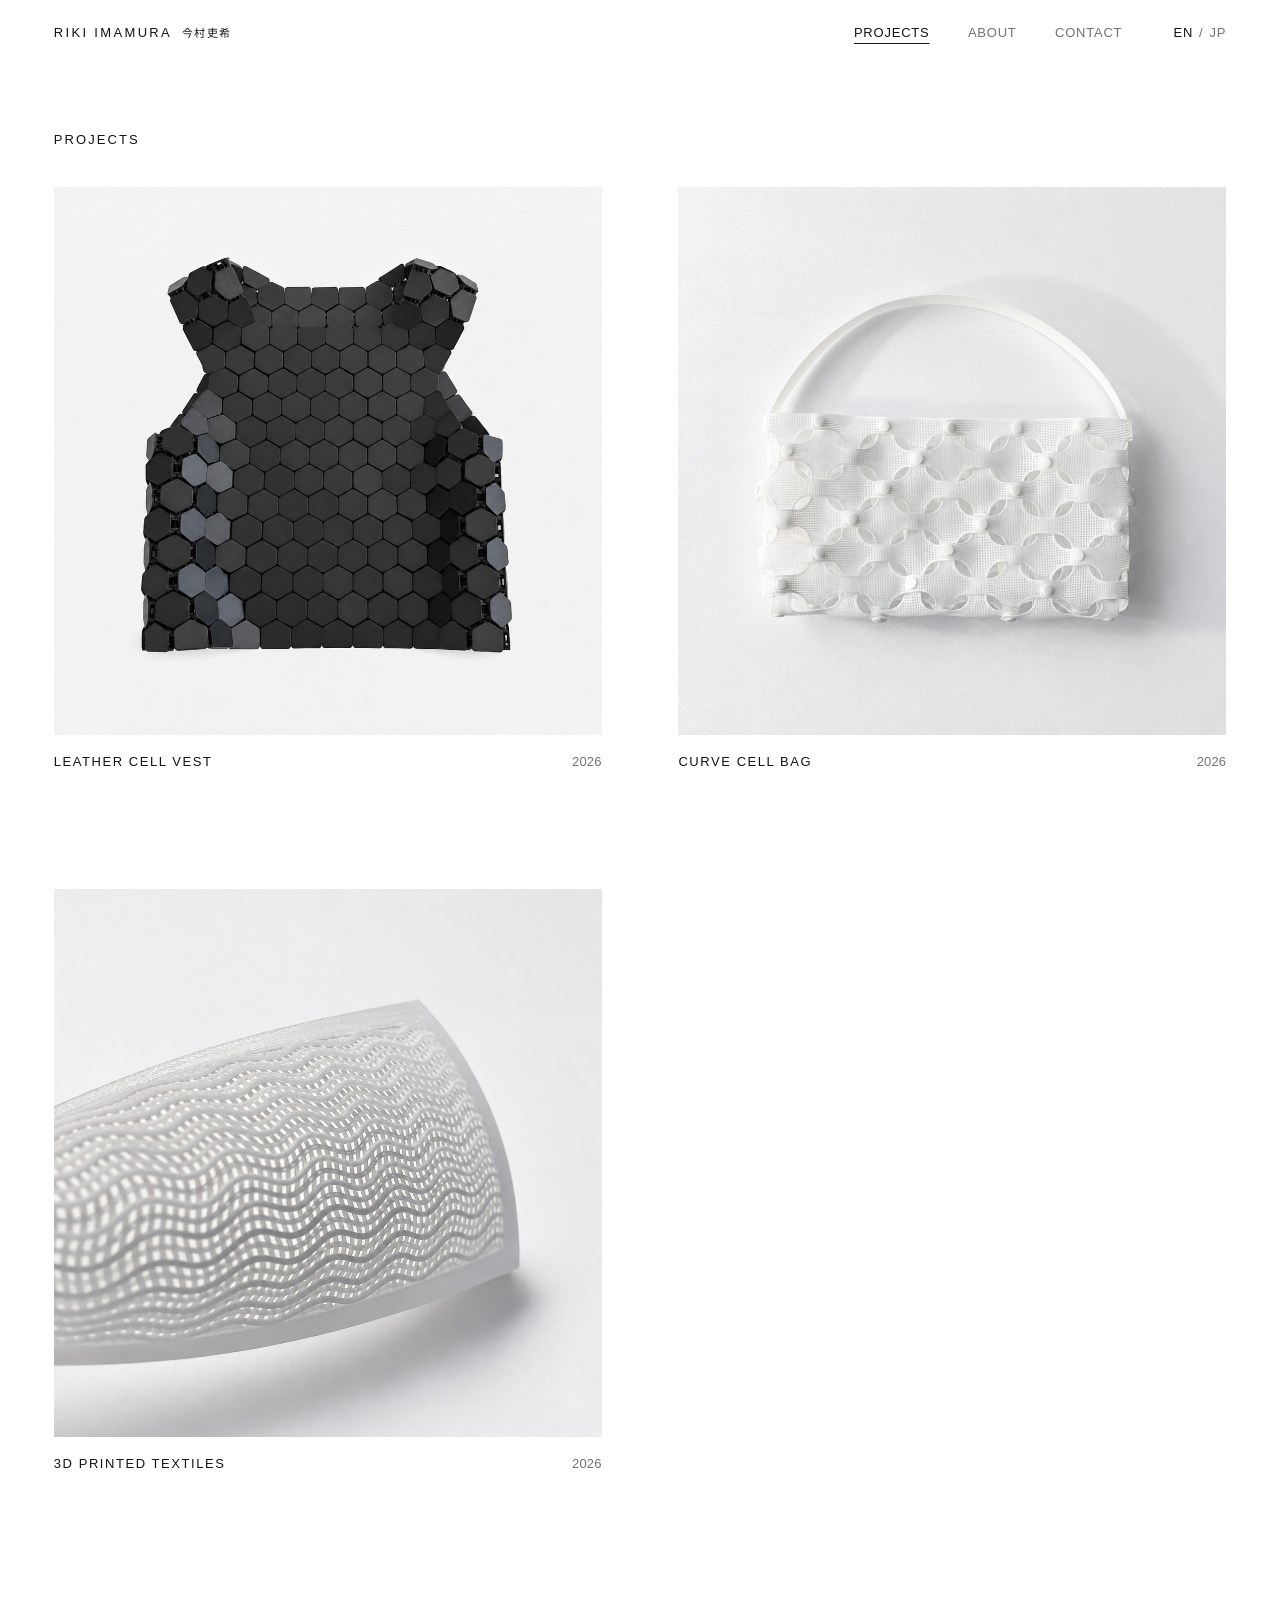
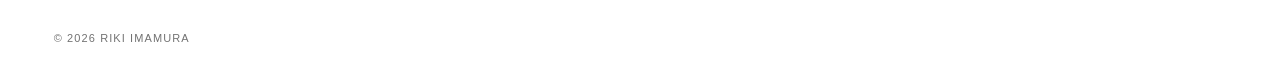
<file: index.html>
<!doctype html>
<html lang="en">
<head>
  <meta charset="utf-8">
  <meta name="viewport" content="width=device-width, initial-scale=1">
  <title>今村吏希 | Riki Imamura — Fashion Design / Digital Fabrication</title>
  <meta name="description" content="今村吏希（Riki Imamura）のポートフォリオ。3Dプリントによる衣服やプロダクトのデザインと、新しい製造方法を探究しています。Portfolio of Riki Imamura: Fashion Design, Digital Fabrication, 3D Printing and Sustainable Fashion.">
  <link rel="canonical" href="https://imamurariki.github.io/">
  <meta property="og:url" content="https://imamurariki.github.io/">
  <meta property="og:type" content="website">
  <meta property="og:site_name" content="今村吏希 | Riki Imamura">
  <meta property="og:title" content="今村吏希 | Riki Imamura — Fashion Design / Digital Fabrication">
  <meta property="og:description" content="今村吏希（Riki Imamura）のポートフォリオ。3Dプリントによる衣服やプロダクトのデザインと、新しい製造方法を探究しています。Portfolio of Riki Imamura: Fashion Design, Digital Fabrication, 3D Printing and Sustainable Fashion.">
  <meta name="twitter:card" content="summary">
  <meta name="theme-color" content="#ffffff">
  <link rel="icon" href="assets/img/favicon.svg" type="image/svg+xml">
  <link rel="stylesheet" href="assets/css/fonts.css">
  <link rel="stylesheet" href="assets/css/style.css">
  <script>try{if(localStorage.getItem("lang")==="ja")document.documentElement.lang="ja"}catch(e){}</script>
  <script defer src="data/site.js"></script>
  <script defer src="data/i18n.js"></script>
  <script defer src="data/works.js"></script>
  <script defer src="data/photos.js"></script>
  <script defer src="assets/js/main.js"></script>
  <script type="application/ld+json">
  {
    "@context": "https://schema.org",
    "@graph": [
      {
        "@type": "WebSite",
        "@id": "https://imamurariki.github.io/#website",
        "name": "Riki Imamura",
        "alternateName": [
          "今村吏希",
          "RIKI IMAMURA"
        ],
        "url": "https://imamurariki.github.io/",
        "inLanguage": [
          "en",
          "ja"
        ],
        "author": {
          "@id": "https://imamurariki.github.io/#person"
        }
      },
      {
        "@type": "Person",
        "@id": "https://imamurariki.github.io/#person",
        "name": "Riki Imamura",
        "alternateName": [
          "今村吏希",
          "RIKI IMAMURA"
        ],
        "url": "https://imamurariki.github.io/",
        "description": "Riki Imamura is a student at Bunka Fashion College and the Open University of Japan. His work explores sustainable fashion through technology, focusing on the design of 3D-printed garments and products, as well as new approaches to clothing production. His projects have received recognition in multiple fashion design competitions in Japan.",
        "knowsAbout": [
          "Fashion Design",
          "Digital Fabrication",
          "3D Printing",
          "Sustainable Fashion"
        ]
      }
    ]
  }
  </script>
</head>
<body data-page="works" data-nav="works">
  <main id="main" tabindex="-1">
    <!-- 検索エンジン向けの要約（tools/build.mjs が生成。表示は main.js が置き換えます） -->
    <nav class="static-nav" aria-label="Main">
      <a href="index.html">RIKI IMAMURA <span lang="ja">今村吏希</span></a>
      <a href="index.html">PROJECTS</a>
      <a href="about.html">ABOUT</a>
      <a href="contact.html">CONTACT</a>
    </nav>
    <h1>今村吏希 / RIKI IMAMURA — Fashion Design / Digital Fabrication</h1>
    <h2>PROJECTS</h2>
    <ul>
      <li><a href="work.html?id=leather-cell-vest">LEATHER CELL VEST</a> 2026</li>
      <li><a href="work.html?id=curve-cell">CURVE CELL BAG</a> 2026</li>
      <li><a href="work.html?id=3d-printed-textiles">3D PRINTED TEXTILES</a> 2026</li>
    </ul>
  </main>
</body>
</html>
</file>
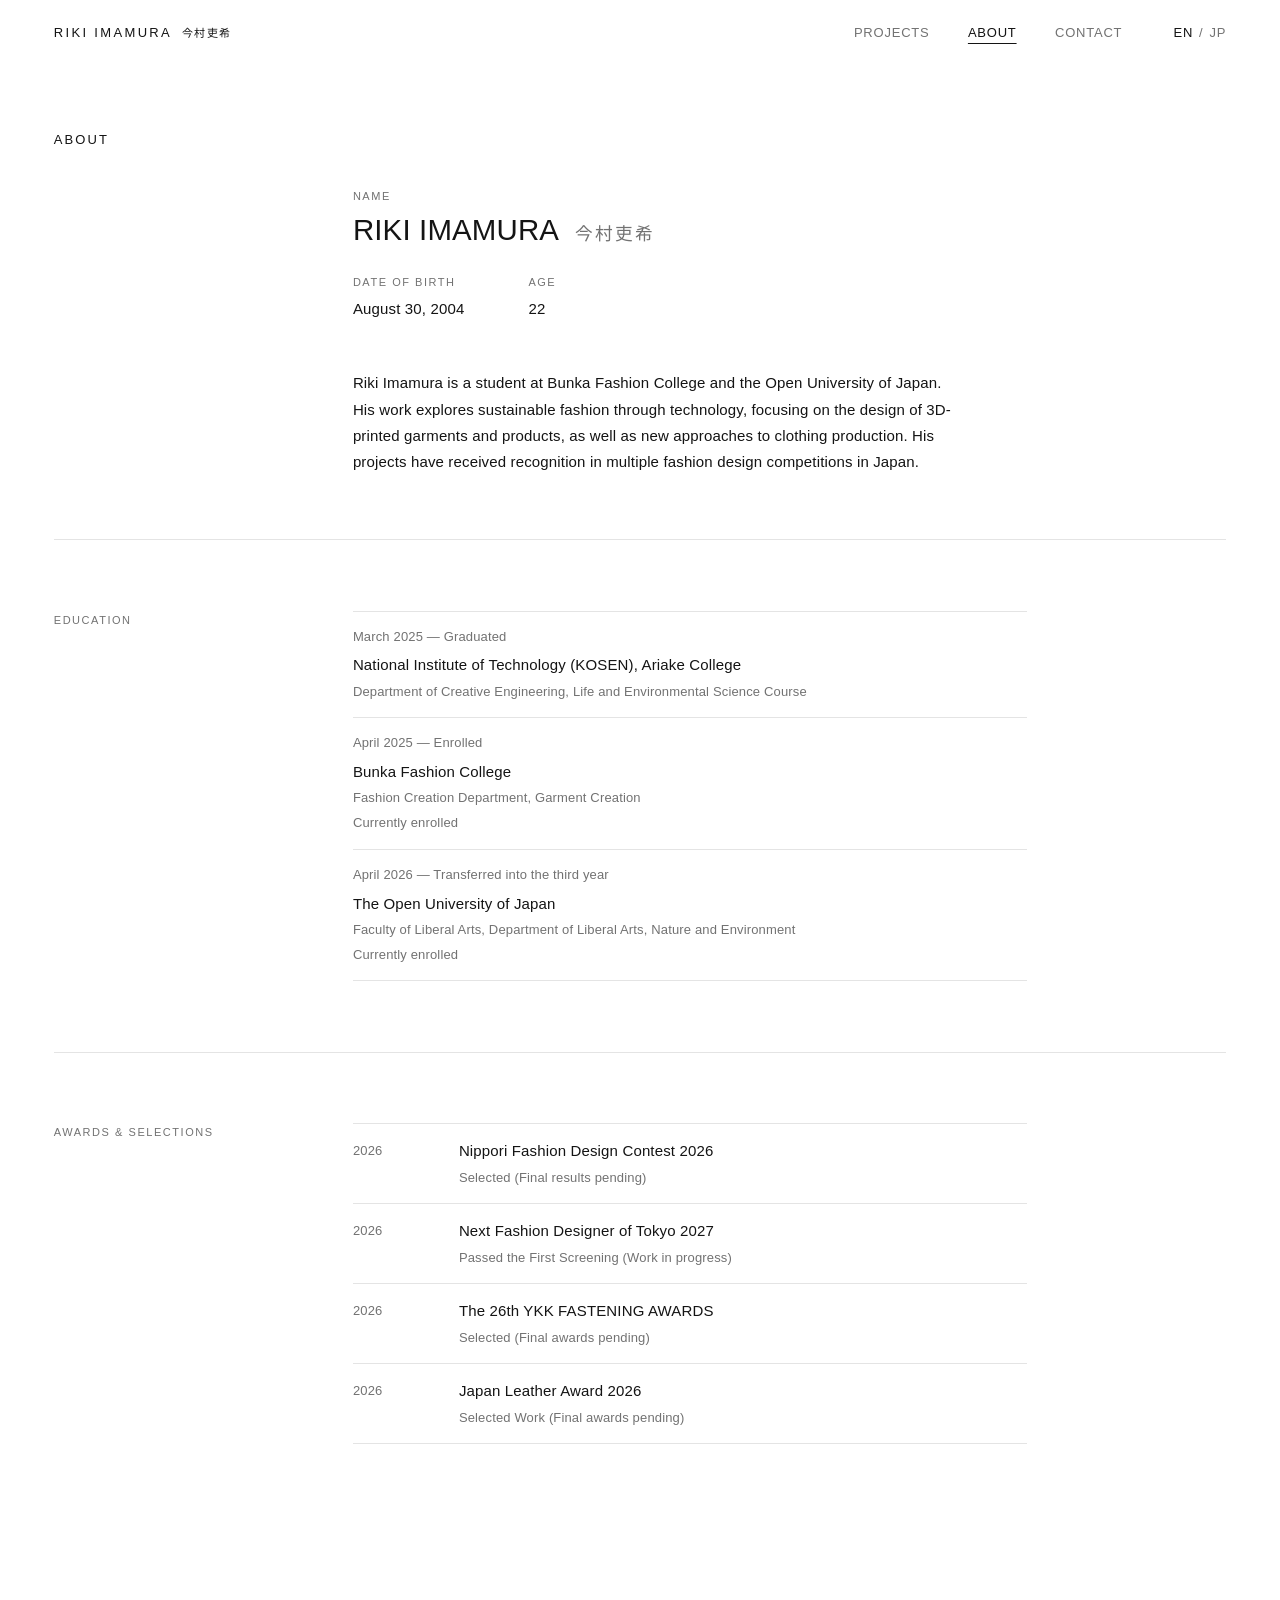
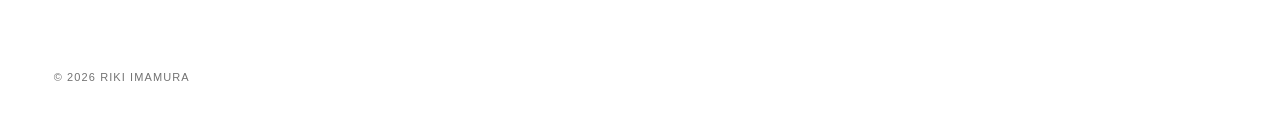
<file: about.html>
<!doctype html>
<html lang="en">
<head>
  <meta charset="utf-8">
  <meta name="viewport" content="width=device-width, initial-scale=1">
  <title>About — 今村吏希 | Riki Imamura</title>
  <meta name="description" content="今村吏希（Riki Imamura）のプロフィール。文化服装学院・放送大学在学。テクノロジーを活用したサステナブルなファッションに関心を持つ。Profile of Riki Imamura: Fashion Design, Digital Fabrication, 3D Printing and Sustainable Fashion.">
  <link rel="canonical" href="https://imamurariki.github.io/about.html">
  <meta property="og:url" content="https://imamurariki.github.io/about.html">
  <meta property="og:type" content="website">
  <meta property="og:site_name" content="今村吏希 | Riki Imamura">
  <meta property="og:title" content="About — 今村吏希 | Riki Imamura">
  <meta property="og:description" content="今村吏希（Riki Imamura）のプロフィール。文化服装学院・放送大学在学。テクノロジーを活用したサステナブルなファッションに関心を持つ。Profile of Riki Imamura: Fashion Design, Digital Fabrication, 3D Printing and Sustainable Fashion.">
  <meta name="twitter:card" content="summary">
  <meta name="theme-color" content="#ffffff">
  <link rel="icon" href="assets/img/favicon.svg" type="image/svg+xml">
  <link rel="stylesheet" href="assets/css/fonts.css">
  <link rel="stylesheet" href="assets/css/style.css">
  <script>try{if(localStorage.getItem("lang")==="ja")document.documentElement.lang="ja"}catch(e){}</script>
  <script defer src="data/site.js"></script>
  <script defer src="data/i18n.js"></script>
  <script defer src="data/profile.js"></script>
  <script defer src="assets/js/main.js"></script>
  <script type="application/ld+json">
  {
    "@context": "https://schema.org",
    "@graph": [
      {
        "@type": "Person",
        "@id": "https://imamurariki.github.io/#person",
        "name": "Riki Imamura",
        "alternateName": [
          "今村吏希",
          "RIKI IMAMURA"
        ],
        "url": "https://imamurariki.github.io/",
        "description": "Riki Imamura is a student at Bunka Fashion College and the Open University of Japan. His work explores sustainable fashion through technology, focusing on the design of 3D-printed garments and products, as well as new approaches to clothing production. His projects have received recognition in multiple fashion design competitions in Japan.",
        "knowsAbout": [
          "Fashion Design",
          "Digital Fabrication",
          "3D Printing",
          "Sustainable Fashion"
        ]
      },
      {
        "@type": "ProfilePage",
        "@id": "https://imamurariki.github.io/about.html",
        "url": "https://imamurariki.github.io/about.html",
        "name": "About — 今村吏希 | Riki Imamura",
        "mainEntity": {
          "@id": "https://imamurariki.github.io/#person"
        },
        "isPartOf": {
          "@id": "https://imamurariki.github.io/#website"
        }
      }
    ]
  }
  </script>
</head>
<body data-page="about" data-nav="about">
  <main id="main" tabindex="-1">
    <!-- 検索エンジン向けの要約（tools/build.mjs が生成。表示は main.js が置き換えます） -->
    <nav class="static-nav" aria-label="Main">
      <a href="index.html">RIKI IMAMURA <span lang="ja">今村吏希</span></a>
      <a href="index.html">PROJECTS</a>
      <a href="about.html">ABOUT</a>
      <a href="contact.html">CONTACT</a>
    </nav>
    <h1>About</h1>
    <h2>RIKI IMAMURA <span lang="ja">今村吏希</span></h2>
    <dl>
      <dt>Date of Birth</dt><dd><time datetime="2004-08-30">August 30, 2004</time></dd>
    </dl>
    <p>Riki Imamura is a student at Bunka Fashion College and the Open University of Japan. His work explores sustainable fashion through technology, focusing on the design of 3D-printed garments and products, as well as new approaches to clothing production. His projects have received recognition in multiple fashion design competitions in Japan.</p>
    <h2>Education</h2>
    <ul>
      <li>March 2025 — Graduated — National Institute of Technology (KOSEN), Ariake College — Department of Creative Engineering, Life and Environmental Science Course</li>
      <li>April 2025 — Enrolled — Bunka Fashion College — Fashion Creation Department, Garment Creation — Currently enrolled</li>
      <li>April 2026 — Transferred into the third year — The Open University of Japan — Faculty of Liberal Arts, Department of Liberal Arts, Nature and Environment — Currently enrolled</li>
    </ul>
    <h2>Awards &amp; Selections</h2>
    <ul>
      <li>2026 — Nippori Fashion Design Contest 2026 — Selected (Final results pending)</li>
      <li>2026 — Next Fashion Designer of Tokyo 2027 — Passed the First Screening (Work in progress)</li>
      <li>2026 — The 26th YKK FASTENING AWARDS — Selected (Final awards pending)</li>
      <li>2026 — Japan Leather Award 2026 — Selected Work (Final awards pending)</li>
    </ul>
  </main>
</body>
</html>
</file>
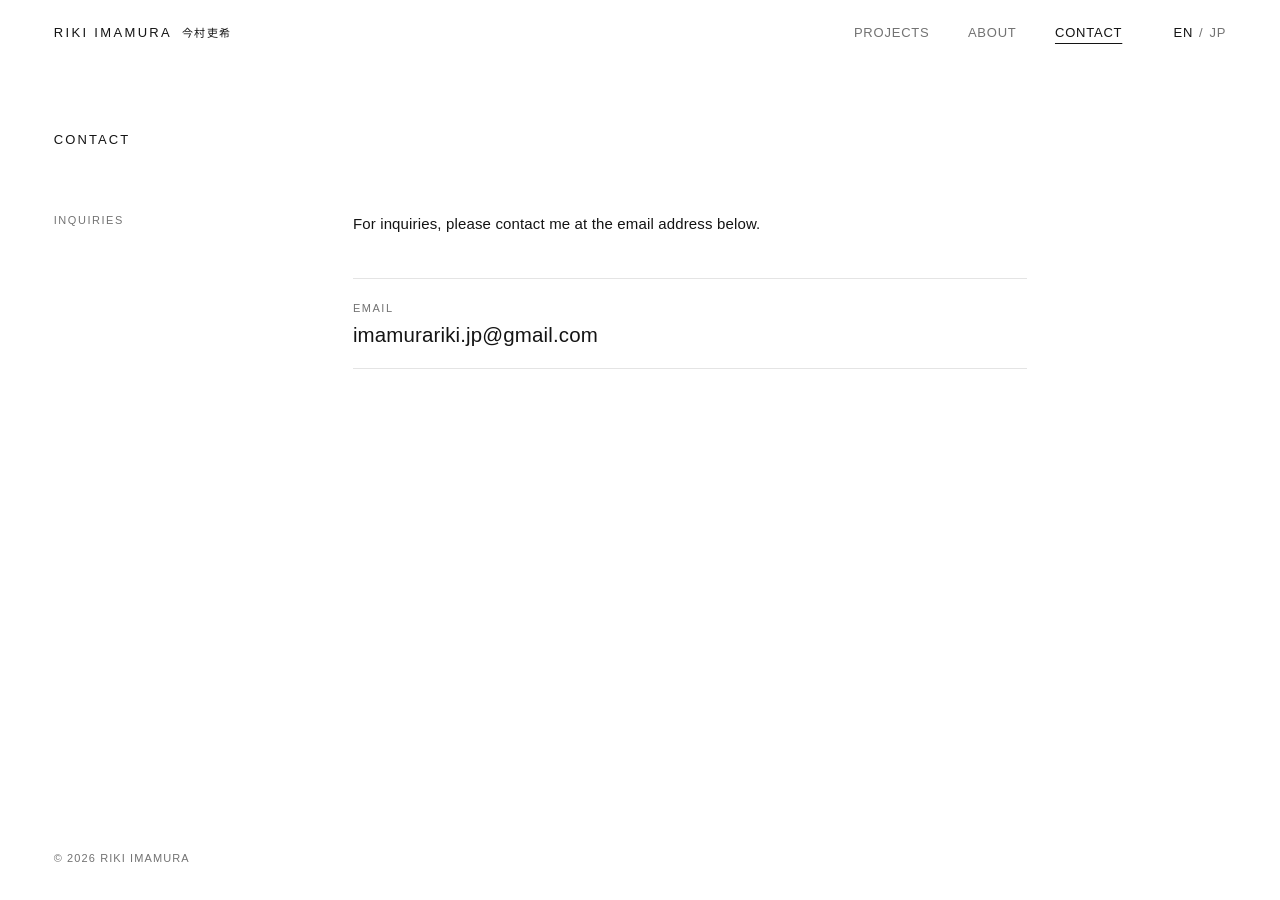
<file: contact.html>
<!doctype html>
<html lang="en">
<head>
  <meta charset="utf-8">
  <meta name="viewport" content="width=device-width, initial-scale=1">
  <title>Contact — 今村吏希 | Riki Imamura</title>
  <meta name="description" content="今村吏希（Riki Imamura）へのお問い合わせ。Contact Riki Imamura — Fashion Design and Digital Fabrication portfolio.">
  <link rel="canonical" href="https://imamurariki.github.io/contact.html">
  <meta property="og:url" content="https://imamurariki.github.io/contact.html">
  <meta property="og:type" content="website">
  <meta property="og:site_name" content="今村吏希 | Riki Imamura">
  <meta property="og:title" content="Contact — 今村吏希 | Riki Imamura">
  <meta property="og:description" content="今村吏希（Riki Imamura）へのお問い合わせ。Contact Riki Imamura — Fashion Design and Digital Fabrication portfolio.">
  <meta name="twitter:card" content="summary">
  <meta name="theme-color" content="#ffffff">
  <link rel="icon" href="assets/img/favicon.svg" type="image/svg+xml">
  <link rel="stylesheet" href="assets/css/fonts.css">
  <link rel="stylesheet" href="assets/css/style.css">
  <script>try{if(localStorage.getItem("lang")==="ja")document.documentElement.lang="ja"}catch(e){}</script>
  <script defer src="data/site.js"></script>
  <script defer src="data/i18n.js"></script>
  <script defer src="assets/js/main.js"></script>
</head>
<body data-page="contact" data-nav="contact">
  <main id="main" tabindex="-1">
    <!-- 検索エンジン向けの要約（tools/build.mjs が生成。表示は main.js が置き換えます） -->
    <nav class="static-nav" aria-label="Main">
      <a href="index.html">RIKI IMAMURA <span lang="ja">今村吏希</span></a>
      <a href="index.html">PROJECTS</a>
      <a href="about.html">ABOUT</a>
      <a href="contact.html">CONTACT</a>
    </nav>
    <h1>Contact</h1>
    <p>For inquiries, please contact me at the email address below.</p>
    <p>Email: <a href="mailto:imamurariki.jp@gmail.com">imamurariki.jp@gmail.com</a></p>
  </main>
</body>
</html>
</file>
<file: assets/css/fonts.css>
/*
 * Japanese web font: Source Han Sans JP (源ノ角ゴシック) by Adobe, SIL Open Font License 1.1.
 * Subsetted to JIS X 0208 and renamed to "Han Sans JP Web" because 'Source' is a
 * Reserved Font Name under the OFL. License: assets/fonts/source-han-sans-jp/LICENSE.txt
 * Each file is split by unicode-range, so browsers download only the chunks a page actually uses.
 * If Source Han Sans JP is installed locally, it is used instead (local()).
 * Generated file — do not edit by hand.
 */

@font-face {
  font-family: "Han Sans JP Web";
  font-style: normal;
  font-weight: 400;
  font-display: swap;
  src: local("Source Han Sans JP Regular"), local("SourceHanSansJP-Regular"),
    url("../fonts/source-han-sans-jp/HanSansJPWeb-Regular-kanji2.woff2") format("woff2");
  unicode-range: U+3400-4DBF, U+4E00-9FFF, U+F900-FAFF;
}

@font-face {
  font-family: "Han Sans JP Web";
  font-style: normal;
  font-weight: 400;
  font-display: swap;
  src: local("Source Han Sans JP Regular"), local("SourceHanSansJP-Regular"),
    url("../fonts/source-han-sans-jp/HanSansJPWeb-Regular-kanji1.woff2") format("woff2");
  unicode-range: U+4E00-4E01, U+4E03, U+4E07-4E0B, U+4E0D-4E0E, U+4E11, U+4E14, U+4E16, U+4E18-4E19, U+4E1E, U+4E21, U+4E26, U+4E2D, U+4E32, U+4E38-4E39, U+4E3B, U+4E43, U+4E45, U+4E4B, U+4E4D-4E4F, U+4E57, U+4E59, U+4E5D-4E5F, U+4E71, U+4E73, U+4E7E, U+4E80, U+4E86, U+4E88-4E89, U+4E8B-4E8C, U+4E91-4E92, U+4E94-4E95, U+4E98-4E99, U+4E9B-4E9C, U+4EA1, U+4EA4-4EA6, U+4EA8, U+4EAB-4EAE, U+4EBA, U+4EC0-4EC1, U+4EC7, U+4ECB, U+4ECF, U+4ED4-4ED6, U+4ED8-4ED9, U+4EE3-4EE5, U+4EEE, U+4EF0, U+4EF2, U+4EF6, U+4EFB, U+4F01, U+4F0A, U+4F0D-4F11, U+4F1A, U+4F1D, U+4F2F, U+4F34, U+4F36, U+4F38, U+4F3A, U+4F3C-4F3D, U+4F43, U+4F46, U+4F4D-4F51, U+4F53, U+4F55, U+4F59, U+4F5C, U+4F73, U+4F75, U+4F7C, U+4F7F, U+4F83, U+4F8B, U+4F8D, U+4F9B, U+4F9D, U+4FA0-4FA1, U+4FAD-4FAF, U+4FB5-4FB6, U+4FBF, U+4FC2-4FC4, U+4FCA, U+4FD7, U+4FDD, U+4FE1, U+4FE3, U+4FEE, U+4FF3, U+4FF5, U+4FF8, U+4FFA, U+5009, U+500B, U+500D, U+5012, U+5016, U+5019, U+501F, U+5023-5024, U+5026, U+502B, U+502D, U+5036, U+5039, U+5049, U+504F, U+505C, U+5065, U+5072, U+5074-5076, U+507D, U+508D, U+5091, U+5098-5099, U+50AC-50AD, U+50B5, U+50B7, U+50BE, U+50C5, U+50CD, U+50CF, U+50D1, U+50D5, U+50DA, U+50E7, U+50FB, U+5100, U+5104, U+5112, U+511F, U+512A, U+5132, U+5141, U+5143-5149, U+514B, U+514D-514E, U+5150, U+515A, U+515C, U+5165, U+5168, U+516B-516D, U+5171, U+5175-5178, U+517C, U+5185-5186, U+518A, U+518D, U+5192, U+5197, U+5199, U+51A0, U+51A5, U+51A8, U+51AC, U+51B4, U+51B6-51B7, U+51C4, U+51C6, U+51CB-51CD, U+51DD, U+51E1, U+51E6-51E7, U+51EA, U+51F1, U+51F6, U+51F8-51FA, U+51FD, U+5200, U+5203, U+5206-5208, U+520A, U+5211, U+5217, U+521D, U+5224-5225, U+5229, U+5230, U+5236-5238, U+523A-523B, U+5243, U+5247, U+524A, U+524D, U+5256, U+525B, U+5263-5265, U+526F-5270, U+5272, U+5275, U+5283, U+5287, U+5289, U+529B, U+529F-52A0, U+52A3, U+52A9-52AB, U+52B1, U+52B4, U+52B9, U+52BE, U+52C3, U+52C5, U+52C7, U+52C9, U+52D5, U+52D8-52D9, U+52DD, U+52DF, U+52E2, U+52E4, U+52E7, U+52F2, U+52FA, U+52FE-52FF, U+5301-5302, U+5305, U+5316-5317, U+5319, U+531D, U+5320-5321, U+532A, U+5339-533B, U+533F, U+5341, U+5343, U+5347-5348, U+534A, U+5351-5354, U+5357-5358, U+535A, U+535C, U+5360, U+5366, U+536F-5371, U+5373-5375, U+5378, U+537F, U+5384, U+5398, U+539A, U+539F, U+53A8-53A9, U+53AD, U+53B3, U+53BB, U+53C2, U+53C8-53CE, U+53D4, U+53D6-53D7, U+53D9, U+53DB, U+53E1-53E5, U+53E9-53EC, U+53EF-53F3, U+53F6-53F8, U+5403-5404, U+5408-540E, U+5410-5411, U+541B, U+541F-5420, U+5426, U+542B, U+5438-5439, U+543B, U+543E, U+5442, U+5446, U+5448-544A, U+5451, U+5468, U+546A, U+5473, U+547C-547D, U+548B-548C, U+54B2-54B3, U+54BD, U+54C0-54C1, U+54C9, U+54E1, U+54E8-54E9, U+54F2, U+5504, U+5506-5507, U+5510, U+5516, U+552F, U+5531, U+553E, U+5544, U+5546, U+554F, U+5553, U+5584, U+5589, U+558B, U+559A, U+559C-559D, U+55A7, U+55AA-55AC, U+55B0, U+55B6, U+55E3, U+5606, U+5609, U+5617-5618, U+5629, U+5631, U+5642, U+564C, U+565B, U+5668, U+5674, U+5678, U+567A, U+5687, U+56A2, U+56DA-56DB, U+56DE, U+56E0, U+56E3, U+56F0, U+56F2-56F3, U+56FA, U+56FD, U+5703, U+570F, U+5712, U+571F, U+5727-5728, U+572D, U+5730, U+5742, U+5747, U+574A, U+5750-5751, U+5764, U+5766, U+576A, U+5782, U+578B, U+57A2-57A3, U+57CB, U+57CE, U+57DC, U+57DF-57E0, U+57F4, U+57F7, U+57F9-57FA, U+57FC, U+5800, U+5802, U+5805-5806, U+5815, U+5824, U+582A, U+5830-5831, U+5834-5835, U+583A, U+5840-5841, U+584A, U+5851, U+5854, U+5857-585A, U+585E, U+5869, U+586B, U+5875, U+587E, U+5883, U+5893, U+5897, U+589C, U+58A8, U+58B3, U+58BE, U+58C1, U+58C7, U+58CA, U+58CC, U+58D5, U+58EB-58EC, U+58EE, U+58F0-58F2, U+58F7, U+5909, U+590F, U+5915-5916, U+5919-591A, U+591C, U+5922, U+5927, U+5929-592B, U+592E, U+5931, U+5937, U+5944, U+5947-5949, U+594F, U+5951, U+5954, U+5957, U+5965, U+5968, U+596A, U+596E, U+5973-5974, U+597D, U+5982-5984, U+598A, U+5993, U+5996, U+5999, U+59A5, U+59A8, U+59AC, U+59B9, U+59BB, U+59BE, U+59C9, U+59CB, U+59D0-59D1, U+59D3-59D4, U+59E5-59E6, U+59EA-59EB, U+59F6, U+59FB, U+59FF, U+5A01, U+5A03, U+5A18, U+5A20, U+5A29, U+5A2F, U+5A3C, U+5A41, U+5A46, U+5A5A, U+5A66, U+5A7F, U+5A92, U+5A9B, U+5AC1, U+5AC9, U+5ACC, U+5AE1, U+5B09, U+5B22, U+5B2C, U+5B30, U+5B50, U+5B54, U+5B57-5B58, U+5B5C-5B5D, U+5B5F, U+5B63-5B64, U+5B66, U+5B6B, U+5B85, U+5B87-5B89, U+5B8B-5B8D, U+5B8F, U+5B95, U+5B97-5B9D, U+5B9F, U+5BA2-5BA5, U+5BAE, U+5BB0, U+5BB3-5BB6, U+5BB9, U+5BBF, U+5BC2, U+5BC4-5BC6, U+5BCC, U+5BD2-5BD3, U+5BDB, U+5BDD, U+5BDF, U+5BE1, U+5BE7, U+5BE9, U+5BEE, U+5BF5, U+5BF8, U+5BFA, U+5BFE-5BFF, U+5C01-5C02, U+5C04, U+5C06, U+5C09-5C0B, U+5C0E-5C0F, U+5C11, U+5C16, U+5C1A, U+5C24, U+5C2D, U+5C31, U+5C3A-5C40, U+5C45, U+5C48, U+5C4A-5C4B, U+5C4D, U+5C51, U+5C55, U+5C5E, U+5C60-5C61, U+5C64-5C65, U+5C6F, U+5C71, U+5C90, U+5CA1, U+5CA8-5CA9, U+5CAC, U+5CB1, U+5CB3, U+5CB8, U+5CE0-5CE1, U+5CE8, U+5CEF-5CF0, U+5CF6, U+5CFB, U+5D07, U+5D0E, U+5D16, U+5D29, U+5D50, U+5D69, U+5D6F, U+5D8B, U+5DBA, U+5DCC, U+5DDD-5DDE, U+5DE1, U+5DE3, U+5DE5-5DE8, U+5DEE, U+5DF1, U+5DF3-5DF4, U+5DF7, U+5DFB, U+5DFD-5DFE, U+5E02-5E03, U+5E06, U+5E16, U+5E1D, U+5E25, U+5E2B, U+5E2D, U+5E2F-5E30, U+5E33, U+5E38, U+5E3D, U+5E45, U+5E4C, U+5E55, U+5E61, U+5E63, U+5E72-5E74, U+5E78-5E79, U+5E7B-5E7E, U+5E81, U+5E83-5E84, U+5E87, U+5E8A, U+5E8F, U+5E95-5E97, U+5E9A, U+5E9C, U+5EA6-5EA7, U+5EAB, U+5EAD, U+5EB5-5EB8, U+5EC3, U+5EC9-5ECA, U+5ED3, U+5EDF-5EE0, U+5EF6-5EF7, U+5EFA-5EFC, U+5EFF, U+5F01, U+5F04, U+5F0A, U+5F0F-5F10, U+5F13-5F15, U+5F17-5F18, U+5F1B, U+5F1F, U+5F25-5F27, U+5F31, U+5F35, U+5F37, U+5F3C, U+5F3E, U+5F4A, U+5F53, U+5F62, U+5F66, U+5F69-5F6C, U+5F70-5F71, U+5F79, U+5F7C, U+5F80-5F81, U+5F84-5F85, U+5F8B-5F8C, U+5F90, U+5F92-5F93, U+5F97, U+5FA1, U+5FA9-5FAA, U+5FAE, U+5FB3-5FB4, U+5FB9, U+5FBD, U+5FC3, U+5FC5, U+5FCC-5FCD, U+5FD7-5FD9, U+5FDC, U+5FE0, U+5FEB, U+5FF5, U+5FFD, U+6012, U+6016, U+601C-601D, U+6020, U+6025, U+6027-6028, U+602A, U+602F, U+604B, U+6050, U+6052, U+6055, U+6062, U+6065, U+6068-6069, U+606D, U+606F-6070, U+6075, U+6089, U+608C, U+6094, U+609F-60A0, U+60A3, U+60A6, U+60A9-60AA, U+60B2, U+60B6, U+60BC, U+60C5, U+60C7, U+60D1, U+60DA, U+60DC, U+60DF, U+60E3, U+60E8, U+60F0, U+60F3, U+60F9, U+6101, U+6108-6109, U+610F, U+611A-611B, U+611F, U+6148, U+614B-614C, U+614E, U+6155, U+6162-6163, U+6167-6168, U+616E, U+6170, U+6176, U+617E, U+6182, U+618E, U+6190, U+61A4, U+61A7, U+61A9, U+61B2, U+61B6, U+61BE, U+61C7, U+61D0, U+61F2, U+61F8, U+620A, U+620E, U+6210-6212, U+6216, U+621A, U+621F, U+6226, U+622F, U+6234, U+6238, U+623B, U+623F-6240, U+6247, U+6249, U+624B, U+624D, U+6253, U+6255, U+6258, U+626E, U+6271, U+6276, U+6279, U+627F-6280, U+6284, U+628A, U+6291, U+6295, U+6297-6298, U+629C, U+629E, U+62AB, U+62B1, U+62B5, U+62B9, U+62BC-62BD, U+62C5, U+62CD, U+62D0, U+62D2-62D3, U+62D8-62D9, U+62DB, U+62DD, U+62E0-62E1, U+62EC-62ED, U+62F3, U+62F6-62F7, U+62FE, U+6301, U+6307, U+6309, U+6311, U+6319, U+631F, U+6328, U+632B, U+632F, U+633A, U+633D, U+633F, U+6349, U+634C, U+6355, U+6357, U+635C, U+6367-6368, U+636E, U+6372, U+6377, U+637A-637B, U+6383, U+6388, U+638C, U+6392, U+6398, U+639B, U+63A0-63A2, U+63A5, U+63A7-63AA, U+63AC, U+63B2, U+63B4, U+63BB, U+63C3, U+63CF-63D0, U+63D6, U+63DA-63DB, U+63E1, U+63EE, U+63F4, U+63FA, U+640D, U+642C-642D, U+643A, U+643E, U+6442, U+6458, U+6469, U+6478, U+647A, U+6483, U+6492, U+649A, U+649E, U+64A4, U+64AB, U+64AD-64AE, U+64B0, U+64B2, U+64B9, U+64C1, U+64CD, U+64E2, U+64E6, U+64EC, U+64FE, U+652F, U+6539, U+653B, U+653E-653F, U+6545, U+654F, U+6551, U+6557, U+6559, U+6562-6563, U+6566, U+656C, U+6570, U+6574-6575, U+6577, U+6587, U+6589, U+658C, U+658E, U+6590-6591, U+6597, U+6599, U+659C, U+65A1, U+65A4-65A5, U+65A7, U+65AC-65AD, U+65AF-65B0, U+65B9, U+65BC-65BD, U+65C5, U+65CB, U+65CF, U+65D7, U+65E2, U+65E5-65E9, U+65EC-65ED, U+65FA, U+6602, U+6606-6607, U+660C, U+660E-660F, U+6613-6614, U+661F-6620, U+6625, U+6627-6628, U+662D, U+662F, U+663C, U+6642-6643, U+664B, U+6652, U+6666, U+6669, U+666E-666F, U+6674, U+6676, U+667A, U+6681, U+6687, U+6691, U+6696-6697, U+66A2, U+66A6, U+66AB, U+66AE, U+66B4, U+66C7, U+66D9, U+66DC-66DD, U+66F2-66F4, U+66F8-66F9, U+66FD-6700, U+6708-6709, U+670B, U+670D, U+6714-6715, U+6717, U+671B, U+671D, U+671F, U+6728, U+672A-672D, U+6731, U+6734, U+673A, U+673D, U+6749, U+674E-6750, U+6753, U+6756, U+675C, U+675F, U+6761-6762, U+6765, U+676D, U+676F, U+6771, U+6775, U+6777, U+677E-677F, U+6787, U+6790, U+6795, U+6797, U+679A, U+679C-679D, U+67A0, U+67A2, U+67AF, U+67B6, U+67C1, U+67C4, U+67CA, U+67CF-67D1, U+67D3-67D4, U+67D8, U+67DA, U+67F1, U+67F3-67F5, U+67FB, U+67FE-67FF, U+6802-6804, U+6813, U+6816-6817, U+6821-6822, U+682A, U+6834, U+6838-6839, U+683C-683D, U+6841-6843, U+6848, U+6850-6851, U+6853-6854, U+685C-685D, U+685F, U+6867, U+6876, U+6881, U+6885, U+6893, U+6897, U+68A2, U+68A7-68A8, U+68AF-68B1, U+68B6, U+68BC, U+68C4, U+68C9, U+68CB, U+68D2, U+68DA, U+68DF, U+68EE, U+68F2, U+68FA, U+6900, U+6905, U+690B, U+690D-690E, U+6919, U+691B-691C, U+6934, U+693F, U+694A, U+6953, U+6955, U+695A, U+6960, U+6962, U+696D, U+696F, U+6973, U+6975, U+697C-697D, U+6982, U+698A, U+698E, U+6994, U+699B, U+69CB-69CD, U+69D8-69D9, U+69FB, U+69FD, U+6A0B, U+6A17, U+6A19, U+6A1F, U+6A21, U+6A29-6A2B, U+6A35, U+6A39-6A3A, U+6A3D, U+6A4B, U+6A58, U+6A5F, U+6A61, U+6A7F-6A80, U+6A8E, U+6AD3, U+6ADB, U+6AE8, U+6B04, U+6B1D, U+6B20-6B21, U+6B23, U+6B27, U+6B32, U+6B3A, U+6B3D-6B3E, U+6B4C, U+6B4E, U+6B53, U+6B62-6B64, U+6B66, U+6B69-6B6A, U+6B6F, U+6B73-6B74, U+6B7B, U+6B86, U+6B89-6B8B, U+6B96, U+6BB4-6BB5, U+6BBA-6BBB, U+6BBF, U+6BC5, U+6BCD-6BCE, U+6BD2, U+6BD4, U+6BD8, U+6BDB, U+6C0F, U+6C11, U+6C17, U+6C34, U+6C37-6C38, U+6C3E, U+6C40-6C42, U+6C4E, U+6C50, U+6C57, U+6C5A, U+6C5D, U+6C5F-6C60, U+6C70, U+6C72, U+6C7A, U+6C7D, U+6C83, U+6C88, U+6C8C, U+6C93, U+6C96, U+6C99, U+6CA1-6CA2, U+6CAB, U+6CB3, U+6CB8-6CB9, U+6CBB-6CBC, U+6CBF, U+6CC1, U+6CC9-6CCA, U+6CCC, U+6CD5, U+6CE1-6CE3, U+6CE5, U+6CE8, U+6CF0, U+6CF3, U+6D0B, U+6D17, U+6D1B, U+6D1E, U+6D25, U+6D29-6D2A, U+6D32, U+6D3B, U+6D3E, U+6D41, U+6D44-6D45, U+6D5C, U+6D66, U+6D69-6D6A, U+6D6C, U+6D6E, U+6D74, U+6D77-6D78, U+6D88, U+6D8C, U+6D99, U+6D9B-6D9C, U+6DAF, U+6DB2, U+6DBC, U+6DC0, U+6DCB, U+6DD1, U+6DD8, U+6DE1, U+6DEB, U+6DF1, U+6DF3, U+6DF5, U+6DF7, U+6DFB, U+6E05, U+6E07-6E09, U+6E0B, U+6E13, U+6E1A-6E1B, U+6E20-6E21, U+6E25-6E26, U+6E29, U+6E2C, U+6E2F, U+6E4A, U+6E56, U+6E58, U+6E5B, U+6E67, U+6E6F, U+6E7E-6E80, U+6E8C, U+6E90, U+6E96, U+6E9C-6E9D, U+6EA2, U+6EB6, U+6EBA, U+6EC5, U+6ECB, U+6ED1, U+6EDD-6EDE, U+6EF4, U+6F01-6F02, U+6F06, U+6F09, U+6F0F, U+6F14-6F15, U+6F20, U+6F22-6F23, U+6F2B-6F2C, U+6F38, U+6F45, U+6F54, U+6F5C, U+6F5F, U+6F64, U+6F6E, U+6F70, U+6F84, U+6F97, U+6FB1, U+6FC0-6FC1, U+6FC3, U+6FE0-6FE1, U+6FEB, U+6FEF, U+7015, U+701E, U+7026-7027, U+702C, U+7058, U+706B, U+706F-7070, U+7078, U+707C-707D, U+7089-708A, U+708E, U+70AD, U+70B9-70BA, U+70C8, U+70CF, U+70F9, U+7114, U+711A, U+7121, U+7126, U+7136, U+713C, U+7149, U+714E, U+7159, U+7164, U+7167, U+7169, U+716E, U+717D, U+718A, U+7194, U+719F, U+71B1, U+71C3, U+71C8, U+71D0, U+71D5, U+71E5-71E6, U+71ED, U+7206, U+722A, U+7235-7236, U+723A, U+723D-723E, U+7247-7248, U+724C, U+7252, U+7259, U+725B, U+725D, U+725F, U+7261-7262, U+7267, U+7269, U+7272, U+7279, U+727D, U+7280, U+72A0, U+72AC, U+72AF, U+72B6, U+72C2, U+72D0, U+72D7, U+72D9, U+72DB, U+72E9, U+72EC-72ED, U+72F8, U+72FC-72FD, U+731B, U+731F, U+732A-732B, U+732E, U+7336-7337, U+733F, U+7344-7345, U+7363, U+7372, U+7384, U+7387, U+7389, U+738B, U+7396, U+73A9, U+73B2, U+73C2, U+73CA, U+73CD, U+73E0, U+73EA, U+73ED, U+73FE, U+7403, U+7406, U+7409, U+7422, U+7433-7436, U+745A-745B, U+745E, U+7460, U+7473, U+7483, U+74B0, U+74BD, U+74DC, U+74E2, U+74E6, U+74F6, U+7511, U+7518, U+751A, U+751C, U+751F, U+7523, U+7525, U+7528, U+752B, U+7530-7533, U+7537, U+753A-753B, U+754C, U+754F, U+7551, U+7554, U+7559, U+755C-755D, U+7560, U+7562, U+7565-7566, U+756A, U+7570, U+7573, U+7577, U+757F, U+758B, U+758E-758F, U+7591, U+75AB, U+75B2, U+75B9, U+75BE, U+75C5, U+75C7, U+75D4-75D5, U+75D8, U+75DB, U+75E2, U+75E9, U+75F4, U+7642, U+764C, U+7652, U+7656, U+767A-767B, U+767D-767E, U+7684, U+7686-7687, U+7690, U+76AE, U+76BF, U+76C3, U+76C6, U+76C8, U+76CA, U+76D7, U+76DB, U+76DF, U+76E3-76E4, U+76EE, U+76F2, U+76F4, U+76F8, U+76FE, U+7701, U+7709, U+770B-770C, U+771F-7720, U+773A, U+773C, U+7740, U+7761, U+7763, U+7766, U+77A5, U+77AC-77AD, U+77B3, U+77DB, U+77E2, U+77E5, U+77E7, U+77E9, U+77ED, U+77EF, U+77F3, U+7802, U+7814-7815, U+7825-7827, U+7832, U+7834, U+783A, U+783F, U+785D, U+786B-786C, U+786F, U+7872, U+7881, U+7887, U+788D, U+7891, U+7893, U+7895, U+7897, U+78A7, U+78A9, U+78BA, U+78C1, U+78D0, U+78E8, U+78EF, U+7901, U+790E, U+793A, U+793C, U+793E, U+7941, U+7947-7949, U+7950, U+7956, U+795D-795E, U+7962, U+7965, U+7968, U+796D, U+7977, U+7981, U+7984-7985, U+798D-798F, U+79A6, U+79B0, U+79BD-79C1, U+79CB, U+79D1-79D2, U+79D8, U+79DF, U+79E4, U+79E6, U+79E9, U+79F0, U+79FB, U+7A00, U+7A0B, U+7A0E, U+7A14, U+7A17, U+7A1A, U+7A1C, U+7A2E, U+7A32, U+7A3C-7A3D, U+7A3F-7A40, U+7A42, U+7A46, U+7A4D-7A50, U+7A63, U+7A6B, U+7A74, U+7A76, U+7A7A, U+7A7F, U+7A81, U+7A83-7A84, U+7A92-7A93, U+7A9F, U+7AAA, U+7AAE-7AAF, U+7ABA, U+7AC3, U+7ACB, U+7ADC, U+7AE0, U+7AE3, U+7AE5, U+7AEA, U+7AEF, U+7AF6, U+7AF9-7AFA, U+7AFF, U+7B08, U+7B11, U+7B1B, U+7B20, U+7B25-7B26, U+7B2C, U+7B39, U+7B46, U+7B48-7B49, U+7B4B, U+7B4F, U+7B51-7B52, U+7B54, U+7B56, U+7B86-7B87, U+7B94-7B95, U+7B97, U+7BA1, U+7BAA, U+7BAD, U+7BB1, U+7BB8, U+7BC0, U+7BC4, U+7BC7, U+7BC9, U+7BE0, U+7BE4, U+7BED, U+7C21, U+7C38, U+7C3E-7C3F, U+7C4D, U+7C73, U+7C7E, U+7C81-7C82, U+7C89, U+7C8B, U+7C8D, U+7C92, U+7C95, U+7C97-7C98, U+7C9B, U+7C9F, U+7CA5, U+7CA7, U+7CBE, U+7CCA, U+7CCE, U+7CD6, U+7CDE-7CE0, U+7CE7, U+7CF8, U+7CFB, U+7CFE, U+7D00, U+7D04-7D05, U+7D0B, U+7D0D, U+7D10, U+7D14, U+7D17-7D1B, U+7D20-7D22, U+7D2B-7D2C, U+7D2F-7D30, U+7D33, U+7D39-7D3A, U+7D42-7D44, U+7D4C, U+7D50, U+7D5E, U+7D61-7D62, U+7D66, U+7D71, U+7D75-7D76, U+7D79, U+7D99-7D9A, U+7D9C, U+7DAC-7DAD, U+7DB1-7DB2, U+7DB4, U+7DBB, U+7DBE-7DBF, U+7DCA-7DCB, U+7DCF, U+7DD1-7DD2, U+7DDA, U+7DE0, U+7DE8-7DE9, U+7DEC, U+7DEF, U+7DF4, U+7E01, U+7E04, U+7E1B, U+7E1E, U+7E26, U+7E2B, U+7E2E, U+7E3E, U+7E41, U+7E4A-7E4B, U+7E4D, U+7E54-7E55, U+7E6D, U+7E70, U+7E82, U+7E8F, U+7F36, U+7F6A-7F6B, U+7F6E, U+7F70, U+7F72, U+7F75, U+7F77, U+7F85, U+7F8A, U+7F8E, U+7FA4, U+7FA8-7FA9, U+7FBD, U+7FC1, U+7FCC, U+7FD2, U+7FE0, U+7FEB, U+7FF0, U+7FFB-7FFC, U+8000-8001, U+8003, U+8005, U+800C, U+8010, U+8015, U+8017, U+8033, U+8036, U+803D, U+8056, U+805E, U+8061, U+806F, U+8074, U+8077, U+807E, U+8087, U+8089, U+808B-808C, U+8096, U+8098, U+809D, U+80A1-80A2, U+80A5, U+80A9-80AA, U+80AF, U+80B1-80B2, U+80B4, U+80BA, U+80C3, U+80C6, U+80CC, U+80CE, U+80DE, U+80E1, U+80E4, U+80F4, U+80F8, U+80FD, U+8102, U+8105-8108, U+810A, U+811A, U+8131, U+8133, U+8139, U+814E, U+8150, U+8154-8155, U+816B, U+8170, U+8178-817A, U+817F, U+818F, U+819A, U+819C-819D, U+81A8, U+81B3, U+81BF, U+81C6, U+81D3, U+81E3, U+81E5, U+81E8, U+81EA, U+81ED, U+81F3-81F4, U+81FC, U+8208, U+820C, U+820E, U+8217-8218, U+821B-821C, U+821E-821F, U+822A, U+822C, U+8235-8237, U+8239, U+8247, U+8266, U+826E-826F, U+8272, U+8276, U+828B, U+8299, U+829D, U+82A5-82A6, U+82AD, U+82AF, U+82B1, U+82B3, U+82B8-82B9, U+82BD, U+82C5, U+82D1, U+82D3-82D4, U+82D7, U+82DB, U+82E5-82E7, U+82EB, U+82F1, U+8302, U+8304-8305, U+830E, U+831C, U+8328, U+8336, U+8338, U+8349-834A, U+834F, U+8352, U+8358, U+8377, U+837B, U+839E, U+83AB, U+83B1, U+83C5, U+83CA, U+83CC, U+83D3, U+83D6, U+83DC, U+83DF, U+83E9, U+83EF-83F1, U+8404, U+840C, U+840E, U+8429, U+8431, U+843D, U+8449, U+844E, U+8457, U+845B, U+8461, U+8463, U+8466, U+846C, U+8471, U+8475, U+847A, U+848B, U+8490, U+8494, U+8499, U+849C, U+84B2, U+84B8, U+84BC, U+84C4, U+84C9, U+84CB, U+84D1, U+84EC, U+84EE, U+8500, U+8511, U+8513, U+851A, U+8526, U+852D, U+8535, U+853D, U+8543, U+8549-854A, U+854E, U+8557, U+8568-856A, U+8584, U+8597, U+8599, U+85A6, U+85A9-85AC, U+85AE-85AF, U+85C1, U+85CD, U+85E4, U+85E9, U+85F7, U+85FB, U+8607, U+862D, U+864E, U+8650, U+865A, U+865C, U+865E, U+866B, U+8679, U+867B, U+868A, U+8695, U+86A4, U+86C7, U+86CB, U+86CD-86CE, U+86D9, U+86E4, U+86ED-86EE, U+86F8, U+86FE, U+8702, U+8718, U+871C, U+8749, U+874B, U+8755, U+8766, U+8776, U+877F, U+878D, U+87BA, U+87F9, U+87FB, U+8840, U+8846, U+884C, U+8853, U+8857, U+885B, U+885D, U+8861, U+8863, U+8868, U+8870, U+8877, U+887F, U+8888, U+888B, U+8896, U+88AB, U+88B4, U+88B7, U+88C1-88C2, U+88C5, U+88CF, U+88D5, U+88DC, U+88DF, U+88E1, U+88F3, U+88F8, U+88FD-88FE, U+8907, U+8910, U+8912, U+8956, U+895F, U+8972, U+897F, U+8981, U+8986-8987, U+898B, U+898F, U+8996-8997, U+899A, U+89A7, U+89AA, U+89B3, U+89D2, U+89E3, U+89E6, U+8A00, U+8A02, U+8A08, U+8A0A, U+8A0E, U+8A13, U+8A17-8A18, U+8A1F, U+8A23, U+8A2A, U+8A2D, U+8A31, U+8A33-8A34, U+8A3A-8A3C, U+8A50-8A51, U+8A54-8A55, U+8A5E, U+8A60, U+8A63, U+8A66, U+8A69, U+8A6B, U+8A6E, U+8A70-8A73, U+8A87, U+8A89, U+8A8C-8A8D, U+8A93, U+8A95, U+8A98, U+8A9E, U+8AA0, U+8AA4, U+8AAC-8AAD, U+8AB0, U+8AB2, U+8AB9, U+8ABC, U+8ABF, U+8AC7, U+8ACB-8ACC, U+8ACF, U+8AD2, U+8AD6, U+8ADC, U+8AE6, U+8AED-8AEE, U+8AF8, U+8AFA, U+8AFE, U+8B00-8B02, U+8B04, U+8B0E, U+8B19, U+8B1B, U+8B1D, U+8B21, U+8B2C, U+8B39, U+8B58, U+8B5C, U+8B66, U+8B70, U+8B72, U+8B77, U+8B83, U+8B90, U+8C37, U+8C46, U+8C4A, U+8C5A, U+8C61, U+8C6A, U+8C79, U+8C8C, U+8C9D-8C9E, U+8CA0-8CA2, U+8CA7-8CA9, U+8CAB-8CAC, U+8CAF-8CB0, U+8CB4, U+8CB7-8CB8, U+8CBB-8CBC, U+8CBF-8CC0, U+8CC2-8CC4, U+8CC7, U+8CCA, U+8CCE, U+8CD1, U+8CD3, U+8CDB-8CDC, U+8CDE, U+8CE0, U+8CE2, U+8CE6, U+8CEA, U+8CED, U+8CFC, U+8D08, U+8D0B, U+8D64, U+8D66, U+8D6B, U+8D70, U+8D74, U+8D77, U+8D85, U+8D8A, U+8DA3, U+8DA8, U+8DB3, U+8DDD, U+8DE1, U+8DE8, U+8DEF, U+8DF3, U+8DF5, U+8E0A, U+8E0F, U+8E44, U+8E5F, U+8E74, U+8E8D, U+8EAB, U+8EAF, U+8ECA, U+8ECC-8ECD, U+8ED2, U+8EDF, U+8EE2, U+8EF8, U+8EFD, U+8F03, U+8F09, U+8F14, U+8F1D, U+8F29-8F2A, U+8F2F, U+8F38, U+8F3F, U+8F44, U+8F4D, U+8F5F, U+8F61, U+8F9B, U+8F9E, U+8FB0-8FB2, U+8FBA-8FBC, U+8FBF, U+8FC2, U+8FC4-8FC5, U+8FCE, U+8FD1, U+8FD4, U+8FE6, U+8FE9, U+8FEB, U+8FED, U+8FF0, U+8FF7, U+8FFD, U+9000-9001, U+9003, U+9006, U+900F-9010, U+9013-9014, U+9017, U+9019-901A, U+901D, U+901F-9020, U+9022-9023, U+902E, U+9031-9032, U+9038, U+903C, U+9041-9042, U+9045, U+9047, U+904A-904B, U+904D-904E, U+9053-9055, U+905C, U+9060-9061, U+9063, U+9065, U+9069, U+906D-906E, U+9075, U+9077-9078, U+907A, U+907C, U+907F, U+9084, U+9091, U+90A3, U+90A6, U+90AA, U+90B8, U+90C1, U+90CA, U+90CE, U+90E1, U+90E8, U+90ED, U+90F5, U+90F7, U+90FD, U+912D, U+9149, U+914B-914E, U+9152, U+9154, U+9162, U+916A, U+916C, U+9175, U+9177-9178, U+9187, U+918D, U+9190, U+9192, U+9197, U+919C, U+91A4, U+91B8, U+91C6-91C8, U+91CC-91CF, U+91D1, U+91D8, U+91DC-91DD, U+91E3, U+91E6-91E7, U+920D-920E, U+9234, U+9237, U+9244, U+925B, U+9262, U+9266, U+9271, U+927E, U+9280, U+9283, U+9285, U+9291, U+9298, U+929A, U+92AD, U+92D2, U+92E4, U+92EA, U+92ED, U+92F2-92F3, U+92F8, U+92FC, U+9306, U+9310, U+9318, U+9320, U+9326, U+9328, U+932B-932C, U+932F, U+9332, U+934B, U+934D, U+9354, U+935B, U+936C, U+9375, U+937E, U+938C, U+9396-9397, U+939A, U+93A7, U+93AE, U+93D1, U+93E1, U+9418-9419, U+9438, U+9451, U+9453, U+9577, U+9580, U+9583, U+9589, U+958B, U+958F, U+9591, U+9593, U+95A2-95A5, U+95B2, U+95C7, U+95D8, U+961C, U+962A, U+9632, U+963B, U+963F-9640, U+9644, U+964D, U+9650, U+965B, U+9662-9665, U+966A, U+9670, U+9673, U+9675-9676, U+9678, U+967A, U+967D, U+9685-9686, U+9688, U+968A, U+968E-968F, U+9694, U+9699, U+969B-969C, U+96A0, U+96A3, U+96B7, U+96BB-96BC, U+96C0-96C1, U+96C4-96C7, U+96CC, U+96D1, U+96DB, U+96E2-96E3, U+96E8, U+96EA-96EB, U+96F0, U+96F2, U+96F6-96F7, U+96FB, U+9700, U+9707, U+970A, U+971C, U+971E, U+9727, U+9732, U+9752, U+9756, U+9759, U+975E, U+9762, U+9769, U+976D, U+9774, U+9784, U+978D, U+9798, U+97A0, U+97AD, U+97D3, U+97EE, U+97F3, U+97FB, U+97FF, U+9801-9803, U+9805-9806, U+9808, U+9810-9813, U+9817-9818, U+981A, U+982C-982D, U+9834, U+983B-983C, U+984C-984E, U+9854-9855, U+9858, U+985B, U+985E, U+9867, U+98A8, U+98DB, U+98DF, U+98E2, U+98EF, U+98F2, U+98F4, U+98FC-98FE, U+9905, U+990A, U+990C, U+9910, U+9913, U+9928, U+9957, U+9996, U+9999, U+99A8, U+99AC, U+99B3-99B4, U+99C1, U+99C4-99C6, U+99C8, U+99D0, U+99D2, U+99D5, U+99FF, U+9A0E, U+9A12-9A13, U+9A28, U+9A30, U+9A5A, U+9AA8, U+9AB8, U+9AC4, U+9AD8, U+9AEA, U+9AED, U+9B3C, U+9B41-9B42, U+9B45, U+9B54, U+9B5A, U+9B6F, U+9B8E, U+9B92, U+9BAA-9BAB, U+9BAD-9BAE, U+9BC9, U+9BD6, U+9BDB, U+9BE8, U+9BF5, U+9C0D, U+9C10, U+9C2D, U+9C2F, U+9C39, U+9C3B, U+9C48, U+9C52, U+9C57, U+9CE5, U+9CE9, U+9CF3-9CF4, U+9CF6, U+9D07, U+9D0E, U+9D1B, U+9D28, U+9D2B-9D2C, U+9D3B, U+9D5C, U+9D60-9D61, U+9D6C, U+9D8F, U+9DB4, U+9DF2, U+9DF9-9DFA, U+9E78, U+9E7F, U+9E93, U+9E97, U+9E9F, U+9EA6, U+9EB9-9EBB, U+9EBF, U+9EC4, U+9ECD, U+9ED2, U+9ED9, U+9EDB, U+9F0E, U+9F13, U+9F20, U+9F3B, U+9F62, U+9F8D;
}

@font-face {
  font-family: "Han Sans JP Web";
  font-style: normal;
  font-weight: 400;
  font-display: swap;
  src: local("Source Han Sans JP Regular"), local("SourceHanSansJP-Regular"),
    url("../fonts/source-han-sans-jp/HanSansJPWeb-Regular-kana.woff2") format("woff2");
  unicode-range: U+2010, U+2015-2016, U+2018-2019, U+201C-201D, U+2020-2021, U+2025-2026, U+2030, U+2032-2033, U+203B, U+2103, U+212B, U+2190-2193, U+21D2, U+21D4, U+2200, U+2202-2203, U+2207-2208, U+220B, U+2212, U+221A, U+221D-221E, U+2220, U+2227-222C, U+2234-2235, U+223D, U+2252, U+2260-2261, U+2266-2267, U+226A-226B, U+2282-2283, U+2286-2287, U+22A5, U+2312, U+2500-2503, U+250C, U+250F-2510, U+2513-2514, U+2517-2518, U+251B-251D, U+2520, U+2523-2525, U+2528, U+252B-252C, U+252F-2530, U+2533-2534, U+2537-2538, U+253B-253C, U+253F, U+2542, U+254B, U+25A0-25A1, U+25B2-25B3, U+25BC-25BD, U+25C6-25C7, U+25CB, U+25CE-25CF, U+25EF, U+2605-2606, U+2640, U+2642, U+266A, U+266D, U+266F, U+3000-30FF, U+31F0-31FF, U+4ECA, U+4EDD, U+540F, U+5E0C, U+6751, U+FF00-FFEF;
}

@font-face {
  font-family: "Han Sans JP Web";
  font-style: normal;
  font-weight: 500;
  font-display: swap;
  src: local("Source Han Sans JP Medium"), local("SourceHanSansJP-Medium"),
    url("../fonts/source-han-sans-jp/HanSansJPWeb-Medium-kanji2.woff2") format("woff2");
  unicode-range: U+3400-4DBF, U+4E00-9FFF, U+F900-FAFF;
}

@font-face {
  font-family: "Han Sans JP Web";
  font-style: normal;
  font-weight: 500;
  font-display: swap;
  src: local("Source Han Sans JP Medium"), local("SourceHanSansJP-Medium"),
    url("../fonts/source-han-sans-jp/HanSansJPWeb-Medium-kanji1.woff2") format("woff2");
  unicode-range: U+4E00-4E01, U+4E03, U+4E07-4E0B, U+4E0D-4E0E, U+4E11, U+4E14, U+4E16, U+4E18-4E19, U+4E1E, U+4E21, U+4E26, U+4E2D, U+4E32, U+4E38-4E39, U+4E3B, U+4E43, U+4E45, U+4E4B, U+4E4D-4E4F, U+4E57, U+4E59, U+4E5D-4E5F, U+4E71, U+4E73, U+4E7E, U+4E80, U+4E86, U+4E88-4E89, U+4E8B-4E8C, U+4E91-4E92, U+4E94-4E95, U+4E98-4E99, U+4E9B-4E9C, U+4EA1, U+4EA4-4EA6, U+4EA8, U+4EAB-4EAE, U+4EBA, U+4EC0-4EC1, U+4EC7, U+4ECB, U+4ECF, U+4ED4-4ED6, U+4ED8-4ED9, U+4EE3-4EE5, U+4EEE, U+4EF0, U+4EF2, U+4EF6, U+4EFB, U+4F01, U+4F0A, U+4F0D-4F11, U+4F1A, U+4F1D, U+4F2F, U+4F34, U+4F36, U+4F38, U+4F3A, U+4F3C-4F3D, U+4F43, U+4F46, U+4F4D-4F51, U+4F53, U+4F55, U+4F59, U+4F5C, U+4F73, U+4F75, U+4F7C, U+4F7F, U+4F83, U+4F8B, U+4F8D, U+4F9B, U+4F9D, U+4FA0-4FA1, U+4FAD-4FAF, U+4FB5-4FB6, U+4FBF, U+4FC2-4FC4, U+4FCA, U+4FD7, U+4FDD, U+4FE1, U+4FE3, U+4FEE, U+4FF3, U+4FF5, U+4FF8, U+4FFA, U+5009, U+500B, U+500D, U+5012, U+5016, U+5019, U+501F, U+5023-5024, U+5026, U+502B, U+502D, U+5036, U+5039, U+5049, U+504F, U+505C, U+5065, U+5072, U+5074-5076, U+507D, U+508D, U+5091, U+5098-5099, U+50AC-50AD, U+50B5, U+50B7, U+50BE, U+50C5, U+50CD, U+50CF, U+50D1, U+50D5, U+50DA, U+50E7, U+50FB, U+5100, U+5104, U+5112, U+511F, U+512A, U+5132, U+5141, U+5143-5149, U+514B, U+514D-514E, U+5150, U+515A, U+515C, U+5165, U+5168, U+516B-516D, U+5171, U+5175-5178, U+517C, U+5185-5186, U+518A, U+518D, U+5192, U+5197, U+5199, U+51A0, U+51A5, U+51A8, U+51AC, U+51B4, U+51B6-51B7, U+51C4, U+51C6, U+51CB-51CD, U+51DD, U+51E1, U+51E6-51E7, U+51EA, U+51F1, U+51F6, U+51F8-51FA, U+51FD, U+5200, U+5203, U+5206-5208, U+520A, U+5211, U+5217, U+521D, U+5224-5225, U+5229, U+5230, U+5236-5238, U+523A-523B, U+5243, U+5247, U+524A, U+524D, U+5256, U+525B, U+5263-5265, U+526F-5270, U+5272, U+5275, U+5283, U+5287, U+5289, U+529B, U+529F-52A0, U+52A3, U+52A9-52AB, U+52B1, U+52B4, U+52B9, U+52BE, U+52C3, U+52C5, U+52C7, U+52C9, U+52D5, U+52D8-52D9, U+52DD, U+52DF, U+52E2, U+52E4, U+52E7, U+52F2, U+52FA, U+52FE-52FF, U+5301-5302, U+5305, U+5316-5317, U+5319, U+531D, U+5320-5321, U+532A, U+5339-533B, U+533F, U+5341, U+5343, U+5347-5348, U+534A, U+5351-5354, U+5357-5358, U+535A, U+535C, U+5360, U+5366, U+536F-5371, U+5373-5375, U+5378, U+537F, U+5384, U+5398, U+539A, U+539F, U+53A8-53A9, U+53AD, U+53B3, U+53BB, U+53C2, U+53C8-53CE, U+53D4, U+53D6-53D7, U+53D9, U+53DB, U+53E1-53E5, U+53E9-53EC, U+53EF-53F3, U+53F6-53F8, U+5403-5404, U+5408-540E, U+5410-5411, U+541B, U+541F-5420, U+5426, U+542B, U+5438-5439, U+543B, U+543E, U+5442, U+5446, U+5448-544A, U+5451, U+5468, U+546A, U+5473, U+547C-547D, U+548B-548C, U+54B2-54B3, U+54BD, U+54C0-54C1, U+54C9, U+54E1, U+54E8-54E9, U+54F2, U+5504, U+5506-5507, U+5510, U+5516, U+552F, U+5531, U+553E, U+5544, U+5546, U+554F, U+5553, U+5584, U+5589, U+558B, U+559A, U+559C-559D, U+55A7, U+55AA-55AC, U+55B0, U+55B6, U+55E3, U+5606, U+5609, U+5617-5618, U+5629, U+5631, U+5642, U+564C, U+565B, U+5668, U+5674, U+5678, U+567A, U+5687, U+56A2, U+56DA-56DB, U+56DE, U+56E0, U+56E3, U+56F0, U+56F2-56F3, U+56FA, U+56FD, U+5703, U+570F, U+5712, U+571F, U+5727-5728, U+572D, U+5730, U+5742, U+5747, U+574A, U+5750-5751, U+5764, U+5766, U+576A, U+5782, U+578B, U+57A2-57A3, U+57CB, U+57CE, U+57DC, U+57DF-57E0, U+57F4, U+57F7, U+57F9-57FA, U+57FC, U+5800, U+5802, U+5805-5806, U+5815, U+5824, U+582A, U+5830-5831, U+5834-5835, U+583A, U+5840-5841, U+584A, U+5851, U+5854, U+5857-585A, U+585E, U+5869, U+586B, U+5875, U+587E, U+5883, U+5893, U+5897, U+589C, U+58A8, U+58B3, U+58BE, U+58C1, U+58C7, U+58CA, U+58CC, U+58D5, U+58EB-58EC, U+58EE, U+58F0-58F2, U+58F7, U+5909, U+590F, U+5915-5916, U+5919-591A, U+591C, U+5922, U+5927, U+5929-592B, U+592E, U+5931, U+5937, U+5944, U+5947-5949, U+594F, U+5951, U+5954, U+5957, U+5965, U+5968, U+596A, U+596E, U+5973-5974, U+597D, U+5982-5984, U+598A, U+5993, U+5996, U+5999, U+59A5, U+59A8, U+59AC, U+59B9, U+59BB, U+59BE, U+59C9, U+59CB, U+59D0-59D1, U+59D3-59D4, U+59E5-59E6, U+59EA-59EB, U+59F6, U+59FB, U+59FF, U+5A01, U+5A03, U+5A18, U+5A20, U+5A29, U+5A2F, U+5A3C, U+5A41, U+5A46, U+5A5A, U+5A66, U+5A7F, U+5A92, U+5A9B, U+5AC1, U+5AC9, U+5ACC, U+5AE1, U+5B09, U+5B22, U+5B2C, U+5B30, U+5B50, U+5B54, U+5B57-5B58, U+5B5C-5B5D, U+5B5F, U+5B63-5B64, U+5B66, U+5B6B, U+5B85, U+5B87-5B89, U+5B8B-5B8D, U+5B8F, U+5B95, U+5B97-5B9D, U+5B9F, U+5BA2-5BA5, U+5BAE, U+5BB0, U+5BB3-5BB6, U+5BB9, U+5BBF, U+5BC2, U+5BC4-5BC6, U+5BCC, U+5BD2-5BD3, U+5BDB, U+5BDD, U+5BDF, U+5BE1, U+5BE7, U+5BE9, U+5BEE, U+5BF5, U+5BF8, U+5BFA, U+5BFE-5BFF, U+5C01-5C02, U+5C04, U+5C06, U+5C09-5C0B, U+5C0E-5C0F, U+5C11, U+5C16, U+5C1A, U+5C24, U+5C2D, U+5C31, U+5C3A-5C40, U+5C45, U+5C48, U+5C4A-5C4B, U+5C4D, U+5C51, U+5C55, U+5C5E, U+5C60-5C61, U+5C64-5C65, U+5C6F, U+5C71, U+5C90, U+5CA1, U+5CA8-5CA9, U+5CAC, U+5CB1, U+5CB3, U+5CB8, U+5CE0-5CE1, U+5CE8, U+5CEF-5CF0, U+5CF6, U+5CFB, U+5D07, U+5D0E, U+5D16, U+5D29, U+5D50, U+5D69, U+5D6F, U+5D8B, U+5DBA, U+5DCC, U+5DDD-5DDE, U+5DE1, U+5DE3, U+5DE5-5DE8, U+5DEE, U+5DF1, U+5DF3-5DF4, U+5DF7, U+5DFB, U+5DFD-5DFE, U+5E02-5E03, U+5E06, U+5E16, U+5E1D, U+5E25, U+5E2B, U+5E2D, U+5E2F-5E30, U+5E33, U+5E38, U+5E3D, U+5E45, U+5E4C, U+5E55, U+5E61, U+5E63, U+5E72-5E74, U+5E78-5E79, U+5E7B-5E7E, U+5E81, U+5E83-5E84, U+5E87, U+5E8A, U+5E8F, U+5E95-5E97, U+5E9A, U+5E9C, U+5EA6-5EA7, U+5EAB, U+5EAD, U+5EB5-5EB8, U+5EC3, U+5EC9-5ECA, U+5ED3, U+5EDF-5EE0, U+5EF6-5EF7, U+5EFA-5EFC, U+5EFF, U+5F01, U+5F04, U+5F0A, U+5F0F-5F10, U+5F13-5F15, U+5F17-5F18, U+5F1B, U+5F1F, U+5F25-5F27, U+5F31, U+5F35, U+5F37, U+5F3C, U+5F3E, U+5F4A, U+5F53, U+5F62, U+5F66, U+5F69-5F6C, U+5F70-5F71, U+5F79, U+5F7C, U+5F80-5F81, U+5F84-5F85, U+5F8B-5F8C, U+5F90, U+5F92-5F93, U+5F97, U+5FA1, U+5FA9-5FAA, U+5FAE, U+5FB3-5FB4, U+5FB9, U+5FBD, U+5FC3, U+5FC5, U+5FCC-5FCD, U+5FD7-5FD9, U+5FDC, U+5FE0, U+5FEB, U+5FF5, U+5FFD, U+6012, U+6016, U+601C-601D, U+6020, U+6025, U+6027-6028, U+602A, U+602F, U+604B, U+6050, U+6052, U+6055, U+6062, U+6065, U+6068-6069, U+606D, U+606F-6070, U+6075, U+6089, U+608C, U+6094, U+609F-60A0, U+60A3, U+60A6, U+60A9-60AA, U+60B2, U+60B6, U+60BC, U+60C5, U+60C7, U+60D1, U+60DA, U+60DC, U+60DF, U+60E3, U+60E8, U+60F0, U+60F3, U+60F9, U+6101, U+6108-6109, U+610F, U+611A-611B, U+611F, U+6148, U+614B-614C, U+614E, U+6155, U+6162-6163, U+6167-6168, U+616E, U+6170, U+6176, U+617E, U+6182, U+618E, U+6190, U+61A4, U+61A7, U+61A9, U+61B2, U+61B6, U+61BE, U+61C7, U+61D0, U+61F2, U+61F8, U+620A, U+620E, U+6210-6212, U+6216, U+621A, U+621F, U+6226, U+622F, U+6234, U+6238, U+623B, U+623F-6240, U+6247, U+6249, U+624B, U+624D, U+6253, U+6255, U+6258, U+626E, U+6271, U+6276, U+6279, U+627F-6280, U+6284, U+628A, U+6291, U+6295, U+6297-6298, U+629C, U+629E, U+62AB, U+62B1, U+62B5, U+62B9, U+62BC-62BD, U+62C5, U+62CD, U+62D0, U+62D2-62D3, U+62D8-62D9, U+62DB, U+62DD, U+62E0-62E1, U+62EC-62ED, U+62F3, U+62F6-62F7, U+62FE, U+6301, U+6307, U+6309, U+6311, U+6319, U+631F, U+6328, U+632B, U+632F, U+633A, U+633D, U+633F, U+6349, U+634C, U+6355, U+6357, U+635C, U+6367-6368, U+636E, U+6372, U+6377, U+637A-637B, U+6383, U+6388, U+638C, U+6392, U+6398, U+639B, U+63A0-63A2, U+63A5, U+63A7-63AA, U+63AC, U+63B2, U+63B4, U+63BB, U+63C3, U+63CF-63D0, U+63D6, U+63DA-63DB, U+63E1, U+63EE, U+63F4, U+63FA, U+640D, U+642C-642D, U+643A, U+643E, U+6442, U+6458, U+6469, U+6478, U+647A, U+6483, U+6492, U+649A, U+649E, U+64A4, U+64AB, U+64AD-64AE, U+64B0, U+64B2, U+64B9, U+64C1, U+64CD, U+64E2, U+64E6, U+64EC, U+64FE, U+652F, U+6539, U+653B, U+653E-653F, U+6545, U+654F, U+6551, U+6557, U+6559, U+6562-6563, U+6566, U+656C, U+6570, U+6574-6575, U+6577, U+6587, U+6589, U+658C, U+658E, U+6590-6591, U+6597, U+6599, U+659C, U+65A1, U+65A4-65A5, U+65A7, U+65AC-65AD, U+65AF-65B0, U+65B9, U+65BC-65BD, U+65C5, U+65CB, U+65CF, U+65D7, U+65E2, U+65E5-65E9, U+65EC-65ED, U+65FA, U+6602, U+6606-6607, U+660C, U+660E-660F, U+6613-6614, U+661F-6620, U+6625, U+6627-6628, U+662D, U+662F, U+663C, U+6642-6643, U+664B, U+6652, U+6666, U+6669, U+666E-666F, U+6674, U+6676, U+667A, U+6681, U+6687, U+6691, U+6696-6697, U+66A2, U+66A6, U+66AB, U+66AE, U+66B4, U+66C7, U+66D9, U+66DC-66DD, U+66F2-66F4, U+66F8-66F9, U+66FD-6700, U+6708-6709, U+670B, U+670D, U+6714-6715, U+6717, U+671B, U+671D, U+671F, U+6728, U+672A-672D, U+6731, U+6734, U+673A, U+673D, U+6749, U+674E-6750, U+6753, U+6756, U+675C, U+675F, U+6761-6762, U+6765, U+676D, U+676F, U+6771, U+6775, U+6777, U+677E-677F, U+6787, U+6790, U+6795, U+6797, U+679A, U+679C-679D, U+67A0, U+67A2, U+67AF, U+67B6, U+67C1, U+67C4, U+67CA, U+67CF-67D1, U+67D3-67D4, U+67D8, U+67DA, U+67F1, U+67F3-67F5, U+67FB, U+67FE-67FF, U+6802-6804, U+6813, U+6816-6817, U+6821-6822, U+682A, U+6834, U+6838-6839, U+683C-683D, U+6841-6843, U+6848, U+6850-6851, U+6853-6854, U+685C-685D, U+685F, U+6867, U+6876, U+6881, U+6885, U+6893, U+6897, U+68A2, U+68A7-68A8, U+68AF-68B1, U+68B6, U+68BC, U+68C4, U+68C9, U+68CB, U+68D2, U+68DA, U+68DF, U+68EE, U+68F2, U+68FA, U+6900, U+6905, U+690B, U+690D-690E, U+6919, U+691B-691C, U+6934, U+693F, U+694A, U+6953, U+6955, U+695A, U+6960, U+6962, U+696D, U+696F, U+6973, U+6975, U+697C-697D, U+6982, U+698A, U+698E, U+6994, U+699B, U+69CB-69CD, U+69D8-69D9, U+69FB, U+69FD, U+6A0B, U+6A17, U+6A19, U+6A1F, U+6A21, U+6A29-6A2B, U+6A35, U+6A39-6A3A, U+6A3D, U+6A4B, U+6A58, U+6A5F, U+6A61, U+6A7F-6A80, U+6A8E, U+6AD3, U+6ADB, U+6AE8, U+6B04, U+6B1D, U+6B20-6B21, U+6B23, U+6B27, U+6B32, U+6B3A, U+6B3D-6B3E, U+6B4C, U+6B4E, U+6B53, U+6B62-6B64, U+6B66, U+6B69-6B6A, U+6B6F, U+6B73-6B74, U+6B7B, U+6B86, U+6B89-6B8B, U+6B96, U+6BB4-6BB5, U+6BBA-6BBB, U+6BBF, U+6BC5, U+6BCD-6BCE, U+6BD2, U+6BD4, U+6BD8, U+6BDB, U+6C0F, U+6C11, U+6C17, U+6C34, U+6C37-6C38, U+6C3E, U+6C40-6C42, U+6C4E, U+6C50, U+6C57, U+6C5A, U+6C5D, U+6C5F-6C60, U+6C70, U+6C72, U+6C7A, U+6C7D, U+6C83, U+6C88, U+6C8C, U+6C93, U+6C96, U+6C99, U+6CA1-6CA2, U+6CAB, U+6CB3, U+6CB8-6CB9, U+6CBB-6CBC, U+6CBF, U+6CC1, U+6CC9-6CCA, U+6CCC, U+6CD5, U+6CE1-6CE3, U+6CE5, U+6CE8, U+6CF0, U+6CF3, U+6D0B, U+6D17, U+6D1B, U+6D1E, U+6D25, U+6D29-6D2A, U+6D32, U+6D3B, U+6D3E, U+6D41, U+6D44-6D45, U+6D5C, U+6D66, U+6D69-6D6A, U+6D6C, U+6D6E, U+6D74, U+6D77-6D78, U+6D88, U+6D8C, U+6D99, U+6D9B-6D9C, U+6DAF, U+6DB2, U+6DBC, U+6DC0, U+6DCB, U+6DD1, U+6DD8, U+6DE1, U+6DEB, U+6DF1, U+6DF3, U+6DF5, U+6DF7, U+6DFB, U+6E05, U+6E07-6E09, U+6E0B, U+6E13, U+6E1A-6E1B, U+6E20-6E21, U+6E25-6E26, U+6E29, U+6E2C, U+6E2F, U+6E4A, U+6E56, U+6E58, U+6E5B, U+6E67, U+6E6F, U+6E7E-6E80, U+6E8C, U+6E90, U+6E96, U+6E9C-6E9D, U+6EA2, U+6EB6, U+6EBA, U+6EC5, U+6ECB, U+6ED1, U+6EDD-6EDE, U+6EF4, U+6F01-6F02, U+6F06, U+6F09, U+6F0F, U+6F14-6F15, U+6F20, U+6F22-6F23, U+6F2B-6F2C, U+6F38, U+6F45, U+6F54, U+6F5C, U+6F5F, U+6F64, U+6F6E, U+6F70, U+6F84, U+6F97, U+6FB1, U+6FC0-6FC1, U+6FC3, U+6FE0-6FE1, U+6FEB, U+6FEF, U+7015, U+701E, U+7026-7027, U+702C, U+7058, U+706B, U+706F-7070, U+7078, U+707C-707D, U+7089-708A, U+708E, U+70AD, U+70B9-70BA, U+70C8, U+70CF, U+70F9, U+7114, U+711A, U+7121, U+7126, U+7136, U+713C, U+7149, U+714E, U+7159, U+7164, U+7167, U+7169, U+716E, U+717D, U+718A, U+7194, U+719F, U+71B1, U+71C3, U+71C8, U+71D0, U+71D5, U+71E5-71E6, U+71ED, U+7206, U+722A, U+7235-7236, U+723A, U+723D-723E, U+7247-7248, U+724C, U+7252, U+7259, U+725B, U+725D, U+725F, U+7261-7262, U+7267, U+7269, U+7272, U+7279, U+727D, U+7280, U+72A0, U+72AC, U+72AF, U+72B6, U+72C2, U+72D0, U+72D7, U+72D9, U+72DB, U+72E9, U+72EC-72ED, U+72F8, U+72FC-72FD, U+731B, U+731F, U+732A-732B, U+732E, U+7336-7337, U+733F, U+7344-7345, U+7363, U+7372, U+7384, U+7387, U+7389, U+738B, U+7396, U+73A9, U+73B2, U+73C2, U+73CA, U+73CD, U+73E0, U+73EA, U+73ED, U+73FE, U+7403, U+7406, U+7409, U+7422, U+7433-7436, U+745A-745B, U+745E, U+7460, U+7473, U+7483, U+74B0, U+74BD, U+74DC, U+74E2, U+74E6, U+74F6, U+7511, U+7518, U+751A, U+751C, U+751F, U+7523, U+7525, U+7528, U+752B, U+7530-7533, U+7537, U+753A-753B, U+754C, U+754F, U+7551, U+7554, U+7559, U+755C-755D, U+7560, U+7562, U+7565-7566, U+756A, U+7570, U+7573, U+7577, U+757F, U+758B, U+758E-758F, U+7591, U+75AB, U+75B2, U+75B9, U+75BE, U+75C5, U+75C7, U+75D4-75D5, U+75D8, U+75DB, U+75E2, U+75E9, U+75F4, U+7642, U+764C, U+7652, U+7656, U+767A-767B, U+767D-767E, U+7684, U+7686-7687, U+7690, U+76AE, U+76BF, U+76C3, U+76C6, U+76C8, U+76CA, U+76D7, U+76DB, U+76DF, U+76E3-76E4, U+76EE, U+76F2, U+76F4, U+76F8, U+76FE, U+7701, U+7709, U+770B-770C, U+771F-7720, U+773A, U+773C, U+7740, U+7761, U+7763, U+7766, U+77A5, U+77AC-77AD, U+77B3, U+77DB, U+77E2, U+77E5, U+77E7, U+77E9, U+77ED, U+77EF, U+77F3, U+7802, U+7814-7815, U+7825-7827, U+7832, U+7834, U+783A, U+783F, U+785D, U+786B-786C, U+786F, U+7872, U+7881, U+7887, U+788D, U+7891, U+7893, U+7895, U+7897, U+78A7, U+78A9, U+78BA, U+78C1, U+78D0, U+78E8, U+78EF, U+7901, U+790E, U+793A, U+793C, U+793E, U+7941, U+7947-7949, U+7950, U+7956, U+795D-795E, U+7962, U+7965, U+7968, U+796D, U+7977, U+7981, U+7984-7985, U+798D-798F, U+79A6, U+79B0, U+79BD-79C1, U+79CB, U+79D1-79D2, U+79D8, U+79DF, U+79E4, U+79E6, U+79E9, U+79F0, U+79FB, U+7A00, U+7A0B, U+7A0E, U+7A14, U+7A17, U+7A1A, U+7A1C, U+7A2E, U+7A32, U+7A3C-7A3D, U+7A3F-7A40, U+7A42, U+7A46, U+7A4D-7A50, U+7A63, U+7A6B, U+7A74, U+7A76, U+7A7A, U+7A7F, U+7A81, U+7A83-7A84, U+7A92-7A93, U+7A9F, U+7AAA, U+7AAE-7AAF, U+7ABA, U+7AC3, U+7ACB, U+7ADC, U+7AE0, U+7AE3, U+7AE5, U+7AEA, U+7AEF, U+7AF6, U+7AF9-7AFA, U+7AFF, U+7B08, U+7B11, U+7B1B, U+7B20, U+7B25-7B26, U+7B2C, U+7B39, U+7B46, U+7B48-7B49, U+7B4B, U+7B4F, U+7B51-7B52, U+7B54, U+7B56, U+7B86-7B87, U+7B94-7B95, U+7B97, U+7BA1, U+7BAA, U+7BAD, U+7BB1, U+7BB8, U+7BC0, U+7BC4, U+7BC7, U+7BC9, U+7BE0, U+7BE4, U+7BED, U+7C21, U+7C38, U+7C3E-7C3F, U+7C4D, U+7C73, U+7C7E, U+7C81-7C82, U+7C89, U+7C8B, U+7C8D, U+7C92, U+7C95, U+7C97-7C98, U+7C9B, U+7C9F, U+7CA5, U+7CA7, U+7CBE, U+7CCA, U+7CCE, U+7CD6, U+7CDE-7CE0, U+7CE7, U+7CF8, U+7CFB, U+7CFE, U+7D00, U+7D04-7D05, U+7D0B, U+7D0D, U+7D10, U+7D14, U+7D17-7D1B, U+7D20-7D22, U+7D2B-7D2C, U+7D2F-7D30, U+7D33, U+7D39-7D3A, U+7D42-7D44, U+7D4C, U+7D50, U+7D5E, U+7D61-7D62, U+7D66, U+7D71, U+7D75-7D76, U+7D79, U+7D99-7D9A, U+7D9C, U+7DAC-7DAD, U+7DB1-7DB2, U+7DB4, U+7DBB, U+7DBE-7DBF, U+7DCA-7DCB, U+7DCF, U+7DD1-7DD2, U+7DDA, U+7DE0, U+7DE8-7DE9, U+7DEC, U+7DEF, U+7DF4, U+7E01, U+7E04, U+7E1B, U+7E1E, U+7E26, U+7E2B, U+7E2E, U+7E3E, U+7E41, U+7E4A-7E4B, U+7E4D, U+7E54-7E55, U+7E6D, U+7E70, U+7E82, U+7E8F, U+7F36, U+7F6A-7F6B, U+7F6E, U+7F70, U+7F72, U+7F75, U+7F77, U+7F85, U+7F8A, U+7F8E, U+7FA4, U+7FA8-7FA9, U+7FBD, U+7FC1, U+7FCC, U+7FD2, U+7FE0, U+7FEB, U+7FF0, U+7FFB-7FFC, U+8000-8001, U+8003, U+8005, U+800C, U+8010, U+8015, U+8017, U+8033, U+8036, U+803D, U+8056, U+805E, U+8061, U+806F, U+8074, U+8077, U+807E, U+8087, U+8089, U+808B-808C, U+8096, U+8098, U+809D, U+80A1-80A2, U+80A5, U+80A9-80AA, U+80AF, U+80B1-80B2, U+80B4, U+80BA, U+80C3, U+80C6, U+80CC, U+80CE, U+80DE, U+80E1, U+80E4, U+80F4, U+80F8, U+80FD, U+8102, U+8105-8108, U+810A, U+811A, U+8131, U+8133, U+8139, U+814E, U+8150, U+8154-8155, U+816B, U+8170, U+8178-817A, U+817F, U+818F, U+819A, U+819C-819D, U+81A8, U+81B3, U+81BF, U+81C6, U+81D3, U+81E3, U+81E5, U+81E8, U+81EA, U+81ED, U+81F3-81F4, U+81FC, U+8208, U+820C, U+820E, U+8217-8218, U+821B-821C, U+821E-821F, U+822A, U+822C, U+8235-8237, U+8239, U+8247, U+8266, U+826E-826F, U+8272, U+8276, U+828B, U+8299, U+829D, U+82A5-82A6, U+82AD, U+82AF, U+82B1, U+82B3, U+82B8-82B9, U+82BD, U+82C5, U+82D1, U+82D3-82D4, U+82D7, U+82DB, U+82E5-82E7, U+82EB, U+82F1, U+8302, U+8304-8305, U+830E, U+831C, U+8328, U+8336, U+8338, U+8349-834A, U+834F, U+8352, U+8358, U+8377, U+837B, U+839E, U+83AB, U+83B1, U+83C5, U+83CA, U+83CC, U+83D3, U+83D6, U+83DC, U+83DF, U+83E9, U+83EF-83F1, U+8404, U+840C, U+840E, U+8429, U+8431, U+843D, U+8449, U+844E, U+8457, U+845B, U+8461, U+8463, U+8466, U+846C, U+8471, U+8475, U+847A, U+848B, U+8490, U+8494, U+8499, U+849C, U+84B2, U+84B8, U+84BC, U+84C4, U+84C9, U+84CB, U+84D1, U+84EC, U+84EE, U+8500, U+8511, U+8513, U+851A, U+8526, U+852D, U+8535, U+853D, U+8543, U+8549-854A, U+854E, U+8557, U+8568-856A, U+8584, U+8597, U+8599, U+85A6, U+85A9-85AC, U+85AE-85AF, U+85C1, U+85CD, U+85E4, U+85E9, U+85F7, U+85FB, U+8607, U+862D, U+864E, U+8650, U+865A, U+865C, U+865E, U+866B, U+8679, U+867B, U+868A, U+8695, U+86A4, U+86C7, U+86CB, U+86CD-86CE, U+86D9, U+86E4, U+86ED-86EE, U+86F8, U+86FE, U+8702, U+8718, U+871C, U+8749, U+874B, U+8755, U+8766, U+8776, U+877F, U+878D, U+87BA, U+87F9, U+87FB, U+8840, U+8846, U+884C, U+8853, U+8857, U+885B, U+885D, U+8861, U+8863, U+8868, U+8870, U+8877, U+887F, U+8888, U+888B, U+8896, U+88AB, U+88B4, U+88B7, U+88C1-88C2, U+88C5, U+88CF, U+88D5, U+88DC, U+88DF, U+88E1, U+88F3, U+88F8, U+88FD-88FE, U+8907, U+8910, U+8912, U+8956, U+895F, U+8972, U+897F, U+8981, U+8986-8987, U+898B, U+898F, U+8996-8997, U+899A, U+89A7, U+89AA, U+89B3, U+89D2, U+89E3, U+89E6, U+8A00, U+8A02, U+8A08, U+8A0A, U+8A0E, U+8A13, U+8A17-8A18, U+8A1F, U+8A23, U+8A2A, U+8A2D, U+8A31, U+8A33-8A34, U+8A3A-8A3C, U+8A50-8A51, U+8A54-8A55, U+8A5E, U+8A60, U+8A63, U+8A66, U+8A69, U+8A6B, U+8A6E, U+8A70-8A73, U+8A87, U+8A89, U+8A8C-8A8D, U+8A93, U+8A95, U+8A98, U+8A9E, U+8AA0, U+8AA4, U+8AAC-8AAD, U+8AB0, U+8AB2, U+8AB9, U+8ABC, U+8ABF, U+8AC7, U+8ACB-8ACC, U+8ACF, U+8AD2, U+8AD6, U+8ADC, U+8AE6, U+8AED-8AEE, U+8AF8, U+8AFA, U+8AFE, U+8B00-8B02, U+8B04, U+8B0E, U+8B19, U+8B1B, U+8B1D, U+8B21, U+8B2C, U+8B39, U+8B58, U+8B5C, U+8B66, U+8B70, U+8B72, U+8B77, U+8B83, U+8B90, U+8C37, U+8C46, U+8C4A, U+8C5A, U+8C61, U+8C6A, U+8C79, U+8C8C, U+8C9D-8C9E, U+8CA0-8CA2, U+8CA7-8CA9, U+8CAB-8CAC, U+8CAF-8CB0, U+8CB4, U+8CB7-8CB8, U+8CBB-8CBC, U+8CBF-8CC0, U+8CC2-8CC4, U+8CC7, U+8CCA, U+8CCE, U+8CD1, U+8CD3, U+8CDB-8CDC, U+8CDE, U+8CE0, U+8CE2, U+8CE6, U+8CEA, U+8CED, U+8CFC, U+8D08, U+8D0B, U+8D64, U+8D66, U+8D6B, U+8D70, U+8D74, U+8D77, U+8D85, U+8D8A, U+8DA3, U+8DA8, U+8DB3, U+8DDD, U+8DE1, U+8DE8, U+8DEF, U+8DF3, U+8DF5, U+8E0A, U+8E0F, U+8E44, U+8E5F, U+8E74, U+8E8D, U+8EAB, U+8EAF, U+8ECA, U+8ECC-8ECD, U+8ED2, U+8EDF, U+8EE2, U+8EF8, U+8EFD, U+8F03, U+8F09, U+8F14, U+8F1D, U+8F29-8F2A, U+8F2F, U+8F38, U+8F3F, U+8F44, U+8F4D, U+8F5F, U+8F61, U+8F9B, U+8F9E, U+8FB0-8FB2, U+8FBA-8FBC, U+8FBF, U+8FC2, U+8FC4-8FC5, U+8FCE, U+8FD1, U+8FD4, U+8FE6, U+8FE9, U+8FEB, U+8FED, U+8FF0, U+8FF7, U+8FFD, U+9000-9001, U+9003, U+9006, U+900F-9010, U+9013-9014, U+9017, U+9019-901A, U+901D, U+901F-9020, U+9022-9023, U+902E, U+9031-9032, U+9038, U+903C, U+9041-9042, U+9045, U+9047, U+904A-904B, U+904D-904E, U+9053-9055, U+905C, U+9060-9061, U+9063, U+9065, U+9069, U+906D-906E, U+9075, U+9077-9078, U+907A, U+907C, U+907F, U+9084, U+9091, U+90A3, U+90A6, U+90AA, U+90B8, U+90C1, U+90CA, U+90CE, U+90E1, U+90E8, U+90ED, U+90F5, U+90F7, U+90FD, U+912D, U+9149, U+914B-914E, U+9152, U+9154, U+9162, U+916A, U+916C, U+9175, U+9177-9178, U+9187, U+918D, U+9190, U+9192, U+9197, U+919C, U+91A4, U+91B8, U+91C6-91C8, U+91CC-91CF, U+91D1, U+91D8, U+91DC-91DD, U+91E3, U+91E6-91E7, U+920D-920E, U+9234, U+9237, U+9244, U+925B, U+9262, U+9266, U+9271, U+927E, U+9280, U+9283, U+9285, U+9291, U+9298, U+929A, U+92AD, U+92D2, U+92E4, U+92EA, U+92ED, U+92F2-92F3, U+92F8, U+92FC, U+9306, U+9310, U+9318, U+9320, U+9326, U+9328, U+932B-932C, U+932F, U+9332, U+934B, U+934D, U+9354, U+935B, U+936C, U+9375, U+937E, U+938C, U+9396-9397, U+939A, U+93A7, U+93AE, U+93D1, U+93E1, U+9418-9419, U+9438, U+9451, U+9453, U+9577, U+9580, U+9583, U+9589, U+958B, U+958F, U+9591, U+9593, U+95A2-95A5, U+95B2, U+95C7, U+95D8, U+961C, U+962A, U+9632, U+963B, U+963F-9640, U+9644, U+964D, U+9650, U+965B, U+9662-9665, U+966A, U+9670, U+9673, U+9675-9676, U+9678, U+967A, U+967D, U+9685-9686, U+9688, U+968A, U+968E-968F, U+9694, U+9699, U+969B-969C, U+96A0, U+96A3, U+96B7, U+96BB-96BC, U+96C0-96C1, U+96C4-96C7, U+96CC, U+96D1, U+96DB, U+96E2-96E3, U+96E8, U+96EA-96EB, U+96F0, U+96F2, U+96F6-96F7, U+96FB, U+9700, U+9707, U+970A, U+971C, U+971E, U+9727, U+9732, U+9752, U+9756, U+9759, U+975E, U+9762, U+9769, U+976D, U+9774, U+9784, U+978D, U+9798, U+97A0, U+97AD, U+97D3, U+97EE, U+97F3, U+97FB, U+97FF, U+9801-9803, U+9805-9806, U+9808, U+9810-9813, U+9817-9818, U+981A, U+982C-982D, U+9834, U+983B-983C, U+984C-984E, U+9854-9855, U+9858, U+985B, U+985E, U+9867, U+98A8, U+98DB, U+98DF, U+98E2, U+98EF, U+98F2, U+98F4, U+98FC-98FE, U+9905, U+990A, U+990C, U+9910, U+9913, U+9928, U+9957, U+9996, U+9999, U+99A8, U+99AC, U+99B3-99B4, U+99C1, U+99C4-99C6, U+99C8, U+99D0, U+99D2, U+99D5, U+99FF, U+9A0E, U+9A12-9A13, U+9A28, U+9A30, U+9A5A, U+9AA8, U+9AB8, U+9AC4, U+9AD8, U+9AEA, U+9AED, U+9B3C, U+9B41-9B42, U+9B45, U+9B54, U+9B5A, U+9B6F, U+9B8E, U+9B92, U+9BAA-9BAB, U+9BAD-9BAE, U+9BC9, U+9BD6, U+9BDB, U+9BE8, U+9BF5, U+9C0D, U+9C10, U+9C2D, U+9C2F, U+9C39, U+9C3B, U+9C48, U+9C52, U+9C57, U+9CE5, U+9CE9, U+9CF3-9CF4, U+9CF6, U+9D07, U+9D0E, U+9D1B, U+9D28, U+9D2B-9D2C, U+9D3B, U+9D5C, U+9D60-9D61, U+9D6C, U+9D8F, U+9DB4, U+9DF2, U+9DF9-9DFA, U+9E78, U+9E7F, U+9E93, U+9E97, U+9E9F, U+9EA6, U+9EB9-9EBB, U+9EBF, U+9EC4, U+9ECD, U+9ED2, U+9ED9, U+9EDB, U+9F0E, U+9F13, U+9F20, U+9F3B, U+9F62, U+9F8D;
}

@font-face {
  font-family: "Han Sans JP Web";
  font-style: normal;
  font-weight: 500;
  font-display: swap;
  src: local("Source Han Sans JP Medium"), local("SourceHanSansJP-Medium"),
    url("../fonts/source-han-sans-jp/HanSansJPWeb-Medium-kana.woff2") format("woff2");
  unicode-range: U+2010, U+2015-2016, U+2018-2019, U+201C-201D, U+2020-2021, U+2025-2026, U+2030, U+2032-2033, U+203B, U+2103, U+212B, U+2190-2193, U+21D2, U+21D4, U+2200, U+2202-2203, U+2207-2208, U+220B, U+2212, U+221A, U+221D-221E, U+2220, U+2227-222C, U+2234-2235, U+223D, U+2252, U+2260-2261, U+2266-2267, U+226A-226B, U+2282-2283, U+2286-2287, U+22A5, U+2312, U+2500-2503, U+250C, U+250F-2510, U+2513-2514, U+2517-2518, U+251B-251D, U+2520, U+2523-2525, U+2528, U+252B-252C, U+252F-2530, U+2533-2534, U+2537-2538, U+253B-253C, U+253F, U+2542, U+254B, U+25A0-25A1, U+25B2-25B3, U+25BC-25BD, U+25C6-25C7, U+25CB, U+25CE-25CF, U+25EF, U+2605-2606, U+2640, U+2642, U+266A, U+266D, U+266F, U+3000-30FF, U+31F0-31FF, U+4ECA, U+4EDD, U+540F, U+5E0C, U+6751, U+FF00-FFEF;
}
</file>
<file: assets/css/style.css>
/* ==========================================================
   RIKI IMAMURA — portfolio
   ========================================================== */

:root {
  --bg: #ffffff;
  --fg: #141414;
  --muted: #727272;
  --line: #e4e4e4;
  --placeholder: #f3f3f1;

  --gutter: clamp(20px, 4.2vw, 64px);
  --space-section: clamp(56px, 8vw, 120px);

  /* 欧文は Helvetica Neue / Helvetica（端末内蔵のものを使用・ファイルは配布しない）、なければ Arial。
     和文は源ノ角ゴシック（assets/css/fonts.css。欧文フォントにない文字だけに適用される） */
  --font: "Helvetica Neue", Helvetica, Arial, "Han Sans JP Web", sans-serif;
  --fs-xs: 11px;
  --fs-s: 13px;
  --fs-m: 15px;
  --fs-l: clamp(20px, 2.3vw, 32px);

  --ease: cubic-bezier(0.2, 0.6, 0.2, 1);
}

/* ---------- base ---------- */

*,
*::before,
*::after {
  box-sizing: border-box;
}

html {
  -webkit-text-size-adjust: 100%;
  text-size-adjust: 100%;
}

html:has(dialog[open]) {
  overflow: hidden;
}

body {
  margin: 0;
  min-height: 100vh;
  display: flex;
  flex-direction: column;
  background: var(--bg);
  color: var(--fg);
  font-family: var(--font);
  font-size: var(--fs-m);
  line-height: 1.75;
  letter-spacing: 0.01em;
  -webkit-font-smoothing: antialiased;
  -moz-osx-font-smoothing: grayscale;
  animation: page-in 0.7s var(--ease) both;
}

body.is-leaving {
  animation: page-out 0.24s ease forwards;
}

@keyframes page-in {
  from { opacity: 0; }
  to { opacity: 1; }
}

@keyframes page-out {
  from { opacity: 1; }
  to { opacity: 0; }
}

h1, h2, h3, p, ul, ol, dl, dd, figure {
  margin: 0;
  padding: 0;
}

ul, ol {
  list-style: none;
}

img {
  display: block;
  max-width: 100%;
  height: auto;
}

a {
  color: inherit;
  text-decoration: none;
}

button {
  font: inherit;
  color: inherit;
  background: none;
  border: 0;
  border-radius: 0;
  padding: 0;
  cursor: pointer;
}

:focus-visible {
  outline: 1px solid var(--fg);
  outline-offset: 4px;
}

::selection {
  background: var(--fg);
  color: var(--bg);
}

.visually-hidden {
  position: absolute !important;
  width: 1px;
  height: 1px;
  margin: -1px;
  padding: 0;
  overflow: hidden;
  clip: rect(0 0 0 0);
  white-space: nowrap;
  border: 0;
}

.skip-link {
  position: absolute;
  left: var(--gutter);
  top: -100px;
  z-index: 100;
  padding: 8px 12px;
  background: var(--fg);
  color: var(--bg);
  font-size: var(--fs-s);
}

.skip-link:focus {
  top: 12px;
}

.label {
  font-size: var(--fs-xs);
  font-weight: 400;
  letter-spacing: 0.14em;
  text-transform: uppercase;
  color: var(--muted);
}

.text-link {
  border-bottom: 1px solid currentColor;
  transition: opacity 0.3s;
}

.text-link:hover {
  opacity: 0.5;
}

/* 画像の読み込み後にフェードイン */
img.fade {
  opacity: 0;
  transition: opacity 0.8s var(--ease), transform 1.2s var(--ease);
}

img.fade.is-loaded {
  opacity: 1;
}

/* ---------- header / footer ---------- */

.site-header {
  position: sticky;
  top: 0;
  z-index: 10;
  display: grid;
  grid-template-columns: 1fr auto auto;
  align-items: baseline;
  column-gap: clamp(24px, 4vw, 56px);
  padding: 22px var(--gutter);
  background: rgba(255, 255, 255, 0.94);
  font-size: var(--fs-s);
}

.site-title {
  font-weight: 500;
  letter-spacing: 0.18em;
  white-space: nowrap;
}

/* 英語名を主に、日本語名を小さく併記 */
.site-title__ja,
.profile-name__ja {
  margin-left: 0.9em;
  font-weight: 400;
  letter-spacing: 0.12em;
  color: var(--muted);
}

.site-title__ja {
  font-size: var(--fs-xs);
  color: var(--fg);
}

.site-nav ul {
  display: flex;
  gap: clamp(18px, 3vw, 44px);
}

.site-nav a,
.lang-switch {
  letter-spacing: 0.06em;
  color: var(--muted);
  white-space: nowrap;
}

.site-nav a {
  transition: color 0.3s;
}

.site-nav a:hover,
.site-nav a[aria-current="page"],
.lang-switch button:hover,
.lang-switch button[aria-pressed="true"] {
  color: var(--fg);
}

.lang-switch {
  display: flex;
  gap: 6px;
}

.lang-switch button {
  letter-spacing: inherit;
  color: var(--muted);
  transition: color 0.3s;
}

/* スマートフォン：1行目に名前と EN / JP、2行目にナビ。横にはみ出さない */
@media (max-width: 599px) {
  .site-header {
    position: static;
    grid-template-columns: 1fr auto;
    grid-template-areas:
      "title lang"
      "nav nav";
    row-gap: 10px;
    padding-top: 18px;
    padding-bottom: 0;
  }

  .site-title {
    grid-area: title;
  }

  .lang-switch {
    grid-area: lang;
  }

  .site-nav {
    grid-area: nav;
  }

  .site-nav ul {
    gap: 20px;
  }
}

@media (max-width: 359px) {
  .site-nav ul {
    gap: 14px;
  }
}

.site-nav a[aria-current="page"] {
  text-decoration: underline;
  text-decoration-thickness: 1px;
  text-underline-offset: 6px;
}

main {
  flex: 1;
  padding: 0 var(--gutter);
}

main:focus {
  outline: none;
}

.site-footer {
  display: flex;
  flex-wrap: wrap;
  justify-content: space-between;
  gap: 16px 32px;
  padding: clamp(80px, 12vw, 180px) var(--gutter) 32px;
  font-size: var(--fs-xs);
  letter-spacing: 0.1em;
  color: var(--muted);
}

.site-footer__links {
  display: flex;
  gap: 24px;
}

.site-footer a:hover {
  color: var(--fg);
}

/* ---------- WORKS ---------- */

.work-grid {
  display: grid;
  grid-template-columns: 1fr;
  row-gap: 72px;
}

.work-card__link {
  display: block;
}

.work-card__media {
  aspect-ratio: var(--ratio, 1 / 1);
  overflow: hidden;
  background: var(--placeholder);
}

.work-card__media img {
  width: 100%;
  height: 100%;
  object-fit: cover;
  object-position: var(--position, 50% 50%);
}

.work-card__link:hover .work-card__media img {
  transform: scale(1.025);
}

.work-card__caption {
  display: grid;
  grid-template-columns: 1fr auto;
  gap: 2px 16px;
  padding-top: 16px;
  font-size: var(--fs-s);
}

.work-card__title {
  font-size: var(--fs-s);
  font-weight: 500;
  letter-spacing: 0.12em;
}

.work-card__year {
  color: var(--muted);
  font-variant-numeric: tabular-nums;
}

@media (min-width: 760px) {
  .work-grid {
    grid-template-columns: 1fr 1fr;
    column-gap: clamp(32px, 6vw, 120px);
    row-gap: clamp(80px, 9vw, 160px);
    align-items: start;
  }
}

/* ---------- section blocks (detail / about / contact) ---------- */

.block {
  display: grid;
  gap: 20px;
  padding: var(--space-section) 0;
  border-top: 1px solid var(--line);
}

.block__body {
  min-width: 0;
}

@media (min-width: 900px) {
  .block {
    grid-template-columns: repeat(12, minmax(0, 1fr));
    column-gap: 24px;
  }

  .block__label {
    grid-column: 1 / 4;
  }

  .block__body {
    grid-column: 4 / 11;
  }

  .block--wide .block__label {
    grid-column: 1 / -1;
    margin-bottom: 16px;
  }

  .block--wide .block__body {
    grid-column: 1 / -1;
  }
}

.prose {
  max-width: 40em;
}

.prose p + p,
.lead p + p {
  margin-top: 1.2em;
}

.lead {
  max-width: 30em;
  font-size: var(--fs-l);
  line-height: 1.5;
  letter-spacing: -0.005em;
}

/* 全ページ共通のページ見出し（PROJECTS / ABOUT / CONTACT など）。
   ページを追加するときも <header class="page-head"><h1 class="page-title"> を使えば揃う。
   写真や本文が早く見えるよう、小さな文字と控えめな余白にしている */
.page-head {
  padding: clamp(28px, 5vw, 72px) 0 clamp(20px, 3vw, 40px);
}

.page-title {
  font-size: var(--fs-s);
  font-weight: 500;
  line-height: 1.4;
  letter-spacing: 0.16em;
  text-transform: uppercase;
}

/* 作品詳細の作品名：.page-title と同じスタイル（長い作品名も折り返す） */
.work-title {
  overflow-wrap: anywhere;
}

.page-head__note {
  margin: 32px 0 24px;
  color: var(--muted);
}

/* ---------- PROJECT DETAIL ---------- */

/* 詳細ページの余白（セクション間・画像・前後ナビゲーションで共通） */
[data-page="work"] {
  --work-space: clamp(36px, 4.5vw, 64px);
}

[data-page="work"] .block {
  gap: 12px;
  padding: var(--work-space) 0;
}

.work-head {
  padding: clamp(28px, 5vw, 72px) 0 clamp(16px, 2vw, 28px);
}

.back-link {
  display: inline-block;
  margin-bottom: clamp(16px, 2.5vw, 32px);
  transition: color 0.3s;
}

.back-link:hover {
  color: var(--fg);
}

.work-year {
  margin-top: 2px;
  color: var(--muted);
  font-size: var(--fs-s);
  font-variant-numeric: tabular-nums;
}

/* メイン画像：本来の縦横比のまま、縦長・横長どちらも画面内に収める */
.work-hero {
  margin-bottom: var(--work-space);
}

.work-hero .zoom {
  display: inline-block;
  width: auto;
  max-width: 100%;
  vertical-align: top;
}

.work-hero img,
.work-hero .zoom img {
  width: auto;
  max-width: 100%;
  height: auto;
  max-height: 92vh;
  aspect-ratio: auto;
}

.work-hero figcaption,
figcaption {
  margin-top: 10px;
  font-size: var(--fs-xs);
  letter-spacing: 0.04em;
  color: var(--muted);
}

/* 詳細ページの項目は罫線で区切らず、余白で分ける */
.specs > div {
  display: grid;
  grid-template-columns: minmax(7em, 1fr) 2fr;
  gap: 16px;
}

.specs > div + div,
.work .records li + li,
.links li + li {
  margin-top: 14px;
}

.work .records li,
.work .records li:first-child {
  padding: 0;
  border: 0;
}

.specs dt {
  color: var(--muted);
  font-size: var(--fs-s);
}

/* 下部の作品画像（見出しなし） */
.work-photos {
  padding: var(--work-space) 0;
  border-top: 1px solid var(--line);
}

.gallery {
  display: grid;
  gap: clamp(12px, 1.8vw, 28px);
}

@media (min-width: 760px) {
  .gallery {
    grid-template-columns: 1fr 1fr;
    align-items: start;
  }

  .gallery__item.is-landscape,
  .gallery__item.is-full {
    grid-column: 1 / -1;
  }
}

.zoom {
  display: block;
  width: 100%;
  cursor: zoom-in;
}

.zoom img {
  width: 100%;
  aspect-ratio: auto 4 / 5;
  background: var(--placeholder);
}

/* 縦長写真を全幅指定したときは中央に収める */
.gallery__item.is-full.is-portrait .zoom img {
  width: auto;
  max-height: 92vh;
  margin: 0 auto;
}

.records li {
  display: grid;
  grid-template-columns: 6em minmax(0, 1fr);
  gap: 2px 16px;
  padding: 14px 0;
  border-bottom: 1px solid var(--line);
}

.records li:first-child {
  border-top: 1px solid var(--line);
}

.records__year {
  color: var(--muted);
  font-size: var(--fs-s);
  font-variant-numeric: tabular-nums;
  line-height: 2;
}

.records__detail {
  grid-column: 2;
  color: var(--muted);
  font-size: var(--fs-s);
}

@media (max-width: 599px) {
  .records li {
    grid-template-columns: 3.6em minmax(0, 1fr);
  }
}

/* 学歴など、年月と状態をタイトルの上に置く形式 */
.records li.is-stacked {
  grid-template-columns: minmax(0, 1fr);
}

.records li.is-stacked .records__detail {
  grid-column: 1;
}

.records__date {
  margin-bottom: 2px;
  color: var(--muted);
  font-size: var(--fs-s);
}

.links li {
  display: grid;
  gap: 2px;
}

.links__detail {
  color: var(--muted);
  font-size: var(--fs-s);
}

.records-group + .records-group {
  margin-top: 48px;
}

.work .records-group + .records-group {
  margin-top: 32px;
}

[data-page="work"] .site-footer {
  padding-top: clamp(56px, 7vw, 104px);
}

.records-group > .label {
  display: block;
  margin-bottom: 12px;
}

.pager {
  display: grid;
  grid-template-columns: 1fr 1fr;
  gap: 24px;
  padding: var(--work-space) 0 0;
  border-top: 1px solid var(--line);
}

.pager__link {
  display: block;
  min-width: 0;
}

.pager__link--next {
  text-align: right;
}

/* 作品名は一覧のキャプションと同じ大きさ */
.pager__title {
  display: block;
  margin-top: 6px;
  font-size: var(--fs-s);
  font-weight: 500;
  line-height: 1.5;
  letter-spacing: 0.12em;
  overflow-wrap: anywhere;
  transition: opacity 0.3s;
}

.pager__link:hover .pager__title {
  opacity: 0.45;
}

/* ---------- ABOUT ---------- */

.about-intro {
  display: grid;
  gap: 32px;
  padding-bottom: clamp(40px, 5vw, 72px);
}

/* ABOUT はセクション間を少し詰める */
[data-page="about"] .block {
  padding: clamp(40px, 5.5vw, 80px) 0;
}

.about-intro__portrait {
  max-width: 420px;
}

.about-intro__portrait img {
  width: 100%;
  aspect-ratio: auto 4 / 5;
  object-fit: cover;
}

@media (min-width: 900px) {
  .about-intro {
    grid-template-columns: repeat(12, minmax(0, 1fr));
    column-gap: 24px;
    align-items: end;
  }

  .about-intro__portrait {
    grid-column: 1 / 5;
  }

  .about-intro__body {
    grid-column: 6 / 12;
  }

  .about-intro--text .about-intro__body {
    grid-column: 4 / 11;
  }
}

/* 名前を大きく、その下に生年月日・年齢を並べる */
.profile {
  display: flex;
  flex-wrap: wrap;
  gap: 24px clamp(40px, 5vw, 72px);
}

.profile > div {
  min-width: 0;
}

.profile__name {
  flex-basis: 100%;
}

.profile dd {
  margin-top: 4px;
  font-size: var(--fs-m);
}

.profile__name dd {
  font-size: var(--fs-l);
  line-height: 1.3;
}

.profile-name__ja {
  font-size: 0.6em;
}

/* 略歴：名前・生年月日・年齢の下に続けて表示 */
.about-bio {
  margin-top: clamp(32px, 4vw, 48px);
}

/* ---------- CONTACT ---------- */

/* 見出しのすぐ下は罫線なしで続ける */
[data-page="contact"] .block {
  border-top: 0;
  padding-top: clamp(8px, 2vw, 24px);
}

.contact-list {
  margin-top: 40px;
}

.contact-list li {
  display: grid;
  gap: 4px;
  padding: 20px 0;
  border-bottom: 1px solid var(--line);
}

.contact-list li:first-child {
  border-top: 1px solid var(--line);
}

.contact-list__value {
  font-size: clamp(17px, 1.6vw, 22px);
  line-height: 1.3;
  overflow-wrap: anywhere;
}

a.contact-list__value {
  transition: opacity 0.3s;
}

a.contact-list__value:hover {
  opacity: 0.45;
}

.contact-note {
  margin-top: 20px;
  color: var(--muted);
  font-size: var(--fs-s);
}

/* ---------- lightbox ---------- */

.lightbox {
  width: 100vw;
  max-width: none;
  height: 100vh;
  height: 100dvh;
  max-height: none;
  margin: 0;
  padding: 0;
  border: 0;
  background: var(--bg);
  color: var(--fg);
}

.lightbox[open] {
  display: grid;
  grid-template-rows: auto minmax(0, 1fr) auto;
}

.lightbox::backdrop {
  background: var(--bg);
}

.lightbox__bar,
.lightbox__nav {
  display: flex;
  justify-content: space-between;
  padding: 20px var(--gutter);
}

.lightbox__nav[hidden] {
  display: none;
}

.lightbox button:hover {
  color: var(--fg);
}

.lightbox__figure {
  display: flex;
  flex-direction: column;
  align-items: center;
  justify-content: center;
  min-height: 0;
  padding: 0 var(--gutter);
}

.lightbox__img {
  max-width: 100%;
  max-height: calc(100% - 32px);
  width: auto;
  height: auto;
  object-fit: contain;
}

/* ---------- Japanese typography ---------- */

:lang(ja) body,
body:lang(ja) {
  line-height: 1.9;
  letter-spacing: 0.04em;
  line-break: strict;
}

:lang(ja) .lead {
  font-size: clamp(18px, 1.9vw, 26px);
  line-height: 1.75;
  letter-spacing: 0.04em;
}

:lang(ja) .profile dd,
:lang(ja) .contact-list__value {
  letter-spacing: 0.02em;
}

:lang(ja) .label {
  letter-spacing: 0.1em;
}

/* ---------- motion preferences ---------- */

@media (prefers-reduced-motion: reduce) {
  *,
  *::before,
  *::after {
    animation: none !important;
    transition: none !important;
  }

  img.fade {
    opacity: 1;
  }
}
</file>
